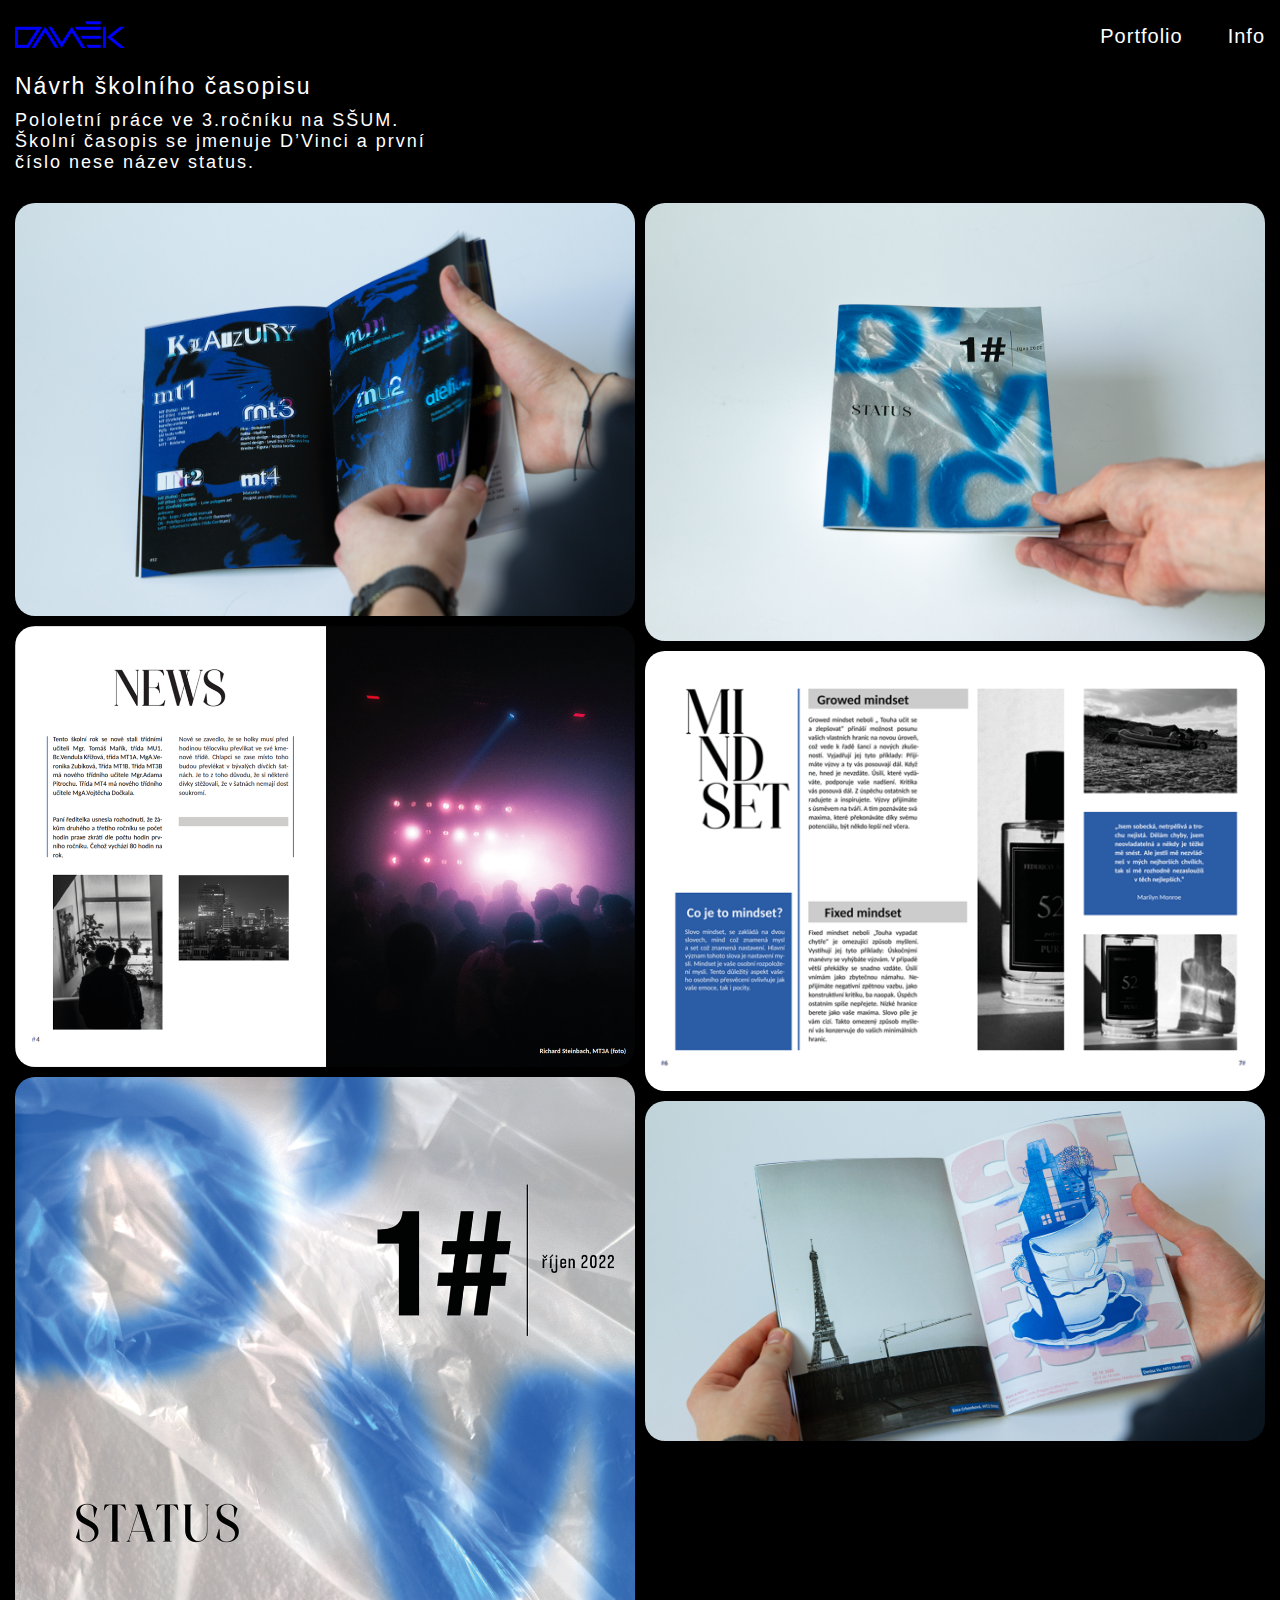
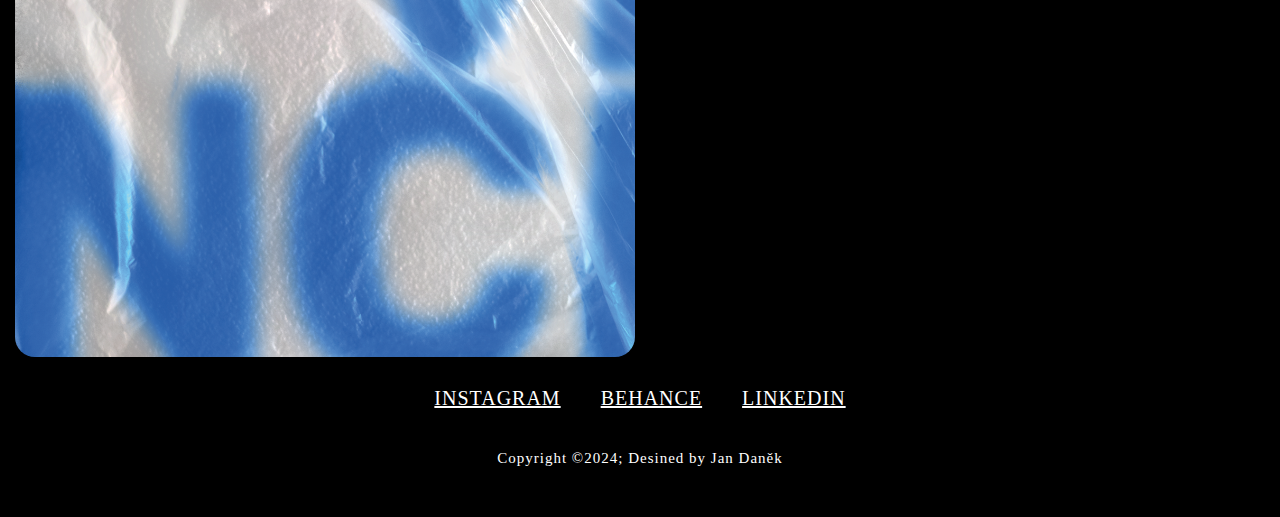
<file: casopis.html>
<!DOCTYPE html>
<html lang="cs">
<head>
	<meta charset="utf-8">
	<meta name="viewport" content="width=device-width, initial-scale=1">
	<title>DANĚK</title>
	<link rel="stylesheet" type="text/css" href="pracestyly.css">
</head>
<body>

	<div id="header">
		<div class="container">
			<nav>
				<a href="index.html"><img src="images/logos.png" class="logo"></a> 
				<ul>
					<li class="ou"><a href="portfolio.html">Portfolio</a></li>
					<li class="ou"><a href="profil.html">Info</a></li>
				</ul>

			</nav>
		</div>	
	</div>

	<!-------------danek-------->
	<main>
		<div class="container">
				<div class="prace-text">
					<h2>Návrh školního časopisu</h2>
					<p>Pololetní práce ve 3.ročníku na SŠUM. Školní časopis se jmenuje D’Vinci a první číslo nese název status.</p>
				</div>

				<div class="grid-container">
					<div class="colum2">
						<div class="obrazky">
							<img 
								id="image"
								loading="lazy"
								role="presentation"
								srcset="
								images/cas01.png?width=100 100w,
								images/cas01.png?width=200 200w,
								images/cas01.png?width=400 400w,
								images/cas01.png?width=800 800w,
								"
								sizes="(max-width: 800px) 100vw, 50vw"
								decoding="async"
								fetchpriority="high"
								src="images/cas01.png">
							
								<img 
								id="image"
								loading="lazy"
								role="presentation"
								srcset="
								images/cas02.png?width=100 100w,
								images/cas02.png?width=200 200w,
								images/cas02.png?width=400 400w,
								images/cas02.png?width=800 800w,
								"
								sizes="(max-width: 800px) 100vw, 50vw"
								decoding="async"
								fetchpriority="high"
								src="images/cas02.png">

							<img 
								id="image"
								loading="lazy"
								role="presentation"
								srcset="
								images/cas07.png?width=100 100w,
								images/cas07.png?width=200 200w,
								images/cas07.png?width=400 400w,
								images/cas07.png?width=800 800w,
								"
								sizes="(max-width: 800px) 100vw, 50vw"
								decoding="async"
								fetchpriority="high"
								src="images/cas07.png">
						</div>
					</div>	
					<div class="colum2">
						<div class="obrazky">
							<img 
								id="image"
								loading="lazy"
								role="presentation"
								srcset="
								images/work 14.png?width=100 100w,
								images/work 14.png?width=200 200w,
								images/work 14.png?width=400 400w,
								images/work 14.png?width=800 800w,
								"
								sizes="(max-width: 800px) 100vw, 50vw"
								decoding="async"
								fetchpriority="high"
								src="images/work 14.png">
							
							<img 
								id="image"
								loading="lazy"
								role="presentation"
								srcset="
								images/cas08.png?width=100 100w,
								images/cas08.png?width=200 200w,
								images/cas08.png?width=400 400w,
								images/cas08.png?width=800 800w,
								"
								sizes="(max-width: 800px) 100vw, 50vw"
								decoding="async"
								fetchpriority="high"
							src="images/cas08.png">
							
							<img 
								id="image"
								loading="lazy"
								role="presentation"
								srcset="
								images/cas12.png?100 100w,
								images/cas12.png?width=200 200w,
								images/cas12.png?width=400 400w,
								images/cas12.png?width=800 800w,
								"
								sizes="(max-width: 800px) 100vw, 50vw"
								decoding="async"
								fetchpriority="high"
							src="images/cas12.png">
							
							<img 
								id="image"
								loading="lazy"
								role="presentation"
								srcset="
								images/cas10.png?width=100 100w,
								images/cas10.png?width=200 200w,
								images/cas10.png?width=400 400w,
								images/cas10.png?width=800 800w,
								"
								sizes="(max-width: 800px) 100vw, 50vw"
								decoding="async"
								fetchpriority="high"
							src="images/cas10.png">
						</div>
					</div>
				</div>	
			</div>
		</div>
	</main>


	<!-------------footer-------->
	<footer>
		<div class="footerContainer">
			<div class="socialmedia">
				<a target="blank" href="https://www.instagram.com/_danek.design/">INSTAGRAM</a>
				<a target="blank" href="https://www.behance.net/jandank">BEHANCE</a>
				<a target="blank" href="https://www.linkedin.com/in/jan-dan%C4%9Bk-a50831313/">LINKEDIN</a>
			</div>
			<div class="footerbottom">
				<p>Copyright &copy;2024; Desined by <span class="desiner-name">Jan Daněk</span></p>
			</div>
		</div>
	</footer>


</body>
</html>
</file>
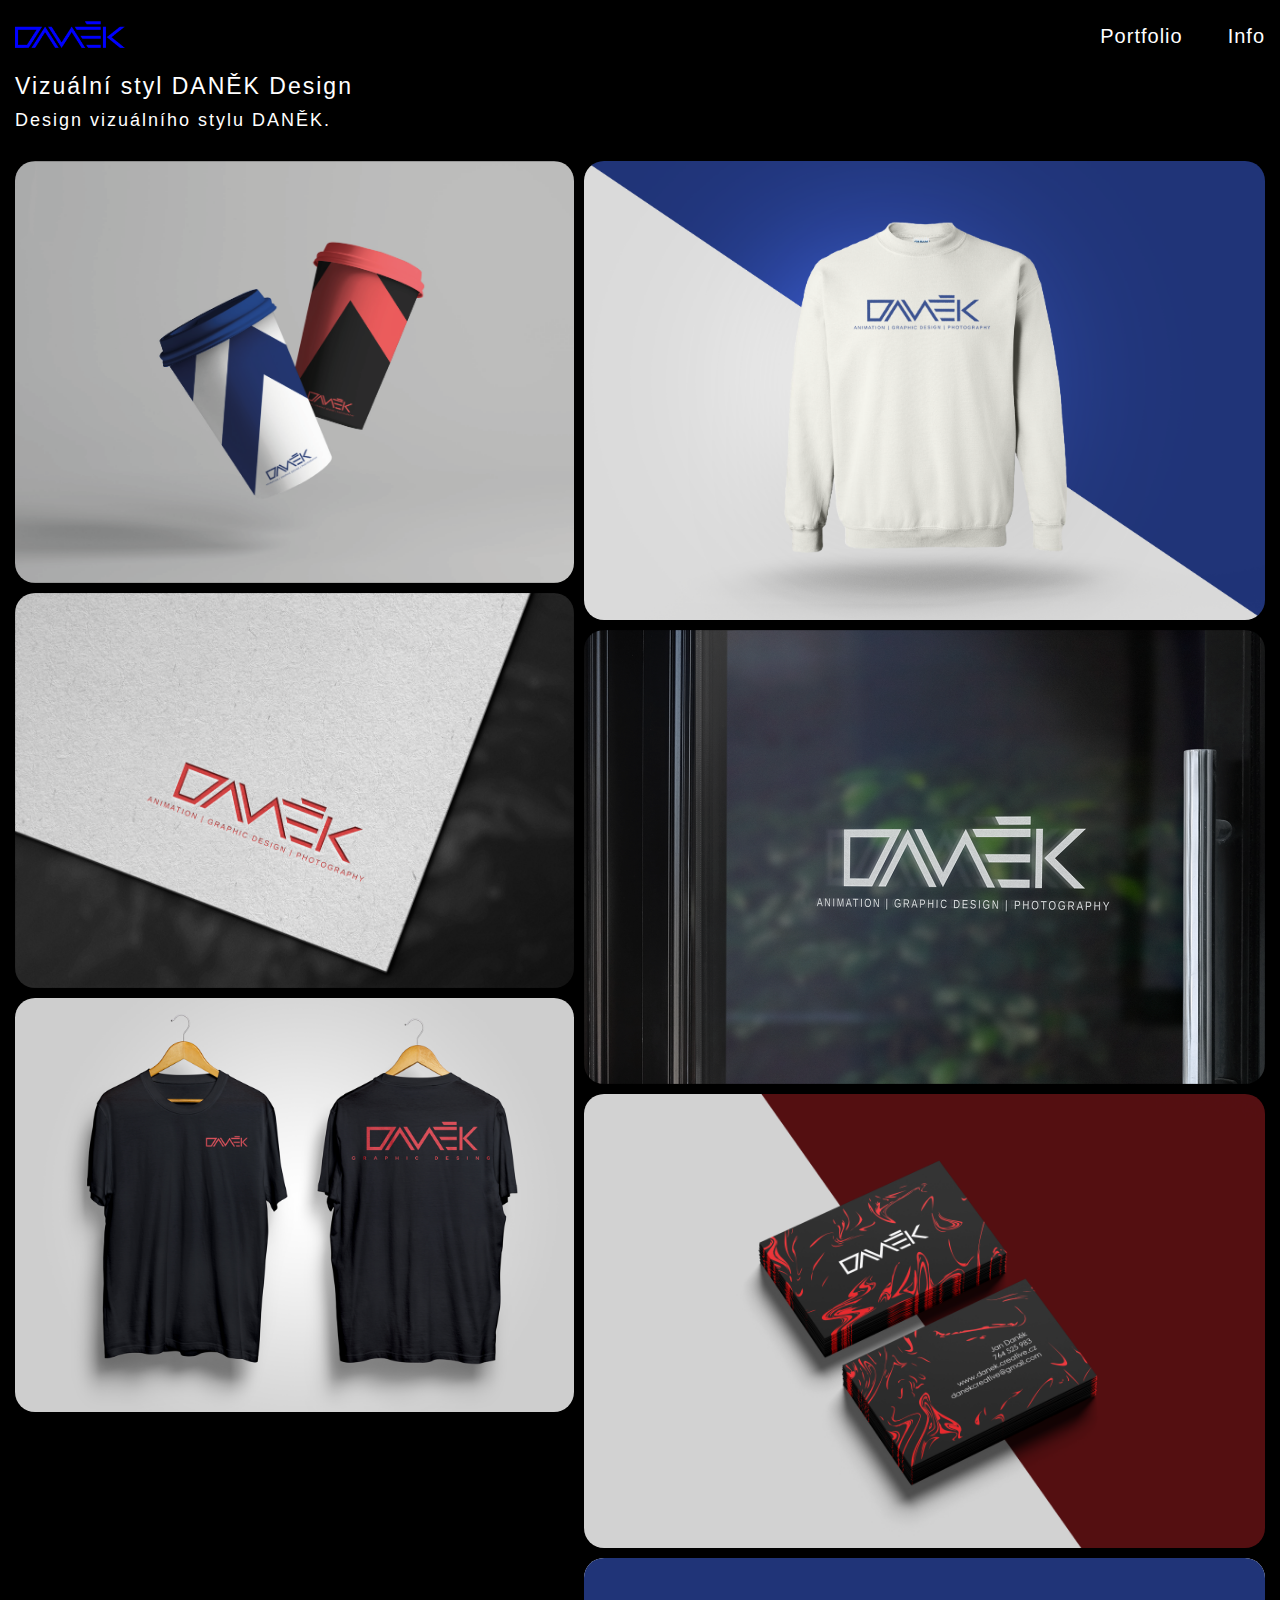
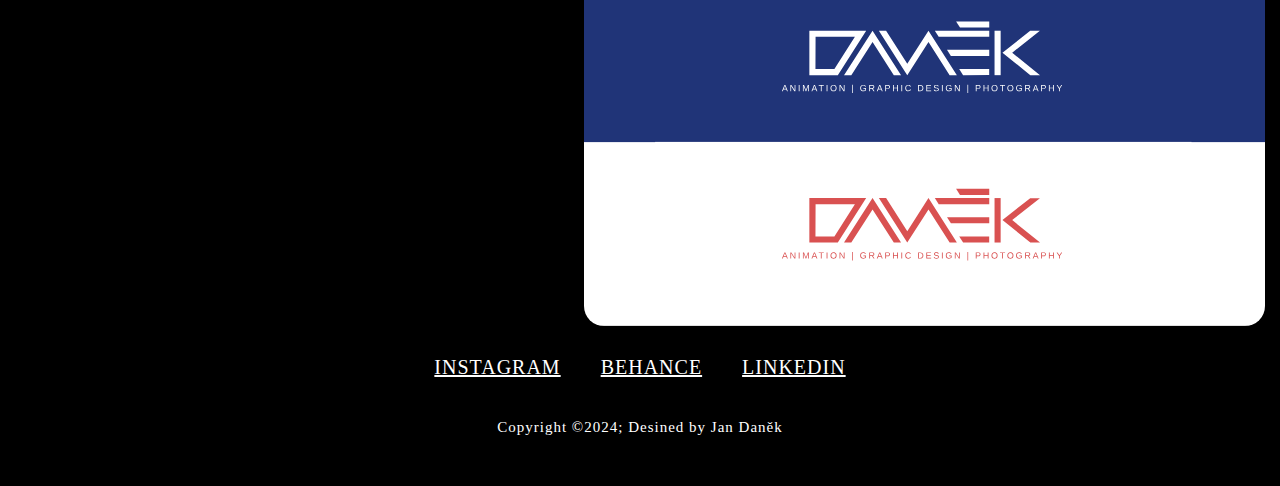
<file: danek.html>
<!DOCTYPE html>
<html lang="cs">
<head>
	<meta charset="utf-8">
	<meta name="viewport" content="width=device-width, initial-scale=1">
	<title>DANĚK</title>
	<link rel="stylesheet" type="text/css" href="pracestyly.css">
</head>
<body>

	<div id="header">
		<div class="container">
			<nav>
				<a href="index.html"><img src="images/logos.png" class="logo"></a> 
				<ul>
					<li class="ou"><a href="portfolio.html">Portfolio</a></li>
					<li class="ou"><a href="profil.html">Info</a></li>
				</ul>

			</nav>
		</div>	
	</div>

	<!-------------danek-------->
	<main>
		<div class="container">
				<div class="prace-text">
					<h2>Vizuální styl DANĚK Design</h2>
					<p>Design vizuálního stylu DANĚK.</p>
				</div>

				<div class="grid-container">
					<div class="colum">
						<div class="obrazky">
							<img 
								id="image"
								loading="lazy"
								role="presentation"
								srcset="
								images/danek05.png?width=100 100w,
								images/danek05.png?width=200 200w,
								images/danek05.png?width=400 400w,
								images/danek05.png?width=800 800w,
								"
								sizes="(max-width: 800px) 100vw, 50vw"
								decoding="async"
								fetchpriority="high"
								src="images/danek05.png">

							<img 
								id="image"
								loading="lazy"
								role="presentation"
								srcset="
								images/danek02.png?width=100 100w,
								images/danek02.png?width=200 200w,
								images/danek02.png?width=400 400w,
								images/danek02.png?width=800 800w,
								"
								sizes="(max-width: 800px) 100vw, 50vw"
								decoding="async"
								fetchpriority="high"
								src="images/danek02.png">

							<img 
								id="image"
								loading="lazy"
								role="presentation"
								srcset="
								images/danek01.png?width=100 100w,
								images/danek01.png?width=200 200w,
								images/danek01.png?width=400 400w,
								images/danek01.png?width=800 800w,
								"
								sizes="(max-width: 800px) 100vw, 50vw"
								decoding="async"
								fetchpriority="high"
								src="images/danek01.png">
						</div>
					</div>	
					<div class="colum">
						<div class="obrazky">
							<img 
								id="image"
								class="jop6"
								loading="lazy"
								role="presentation"
								srcset="
								images/danek07.png?width=100 100w,
								images/danek07.png?width=200 200w,
								images/danek07.png?width=400 400w,
								images/danek07.png?width=800 800w,
								"
								sizes="(max-width: 800px) 100vw, 50vw"
								decoding="async"
								fetchpriority="high"
								src="images/danek07.png">

							<img 
								id="image"
								class="jop6"
								loading="lazy"
								role="presentation"
								srcset="
								images/danek06.png?width=100 100w,
								images/danek06.png?width=200 200w,
								images/danek06.png?width=400 400w,
								images/danek06.png?width=800 800w,
								"
								sizes="(max-width: 800px) 100vw, 50vw"
								decoding="async"
								fetchpriority="high"
								src="images/danek06.png">

							<img 
								id="image"
								class="jop6"
								loading="lazy"
								role="presentation"
								srcset="
								images/danek04.png?width=100 100w,
								images/danek04.png?width=200 200w,
								images/danek04.png?width=400 400w,
								images/danek04.png?width=800 800w,
								"
								sizes="(max-width: 800px) 100vw, 50vw"
								decoding="async"
								fetchpriority="high"
								src="images/danek04.png">
							
							<img 
								id="image"
								class="jop6"
								loading="lazy"
								role="presentation"
								srcset="
								images/danek08.svg?width=100 100w,
								images/danek08.svg?width=200 200w,
								images/danek08.svg?width=400 400w,
								images/danek08.svg?width=800 800w,
								"
								sizes="(max-width: 800px) 100vw, 50vw"
								decoding="async"
								fetchpriority="high"
								src="images/danek08.svg">
						</div>
					</div>
				</div>	
			</div>
		</div>
	</main>


	<!-------------footer-------->
	<footer>
		<div class="footerContainer">
			<div class="socialmedia">
				<a target="blank" href="https://www.instagram.com/_danek.design/">INSTAGRAM</a>
				<a target="blank" href="https://www.behance.net/jandank">BEHANCE</a>
				<a target="blank" href="https://www.linkedin.com/in/jan-dan%C4%9Bk-a50831313/">LINKEDIN</a>
			</div>
			<div class="footerbottom">
				<p>Copyright &copy;2024; Desined by <span class="desiner-name">Jan Daněk</span></p>
			</div>
		</div>
	</footer>

	<script src="script.js"></script>
</body>
</html>
</file>
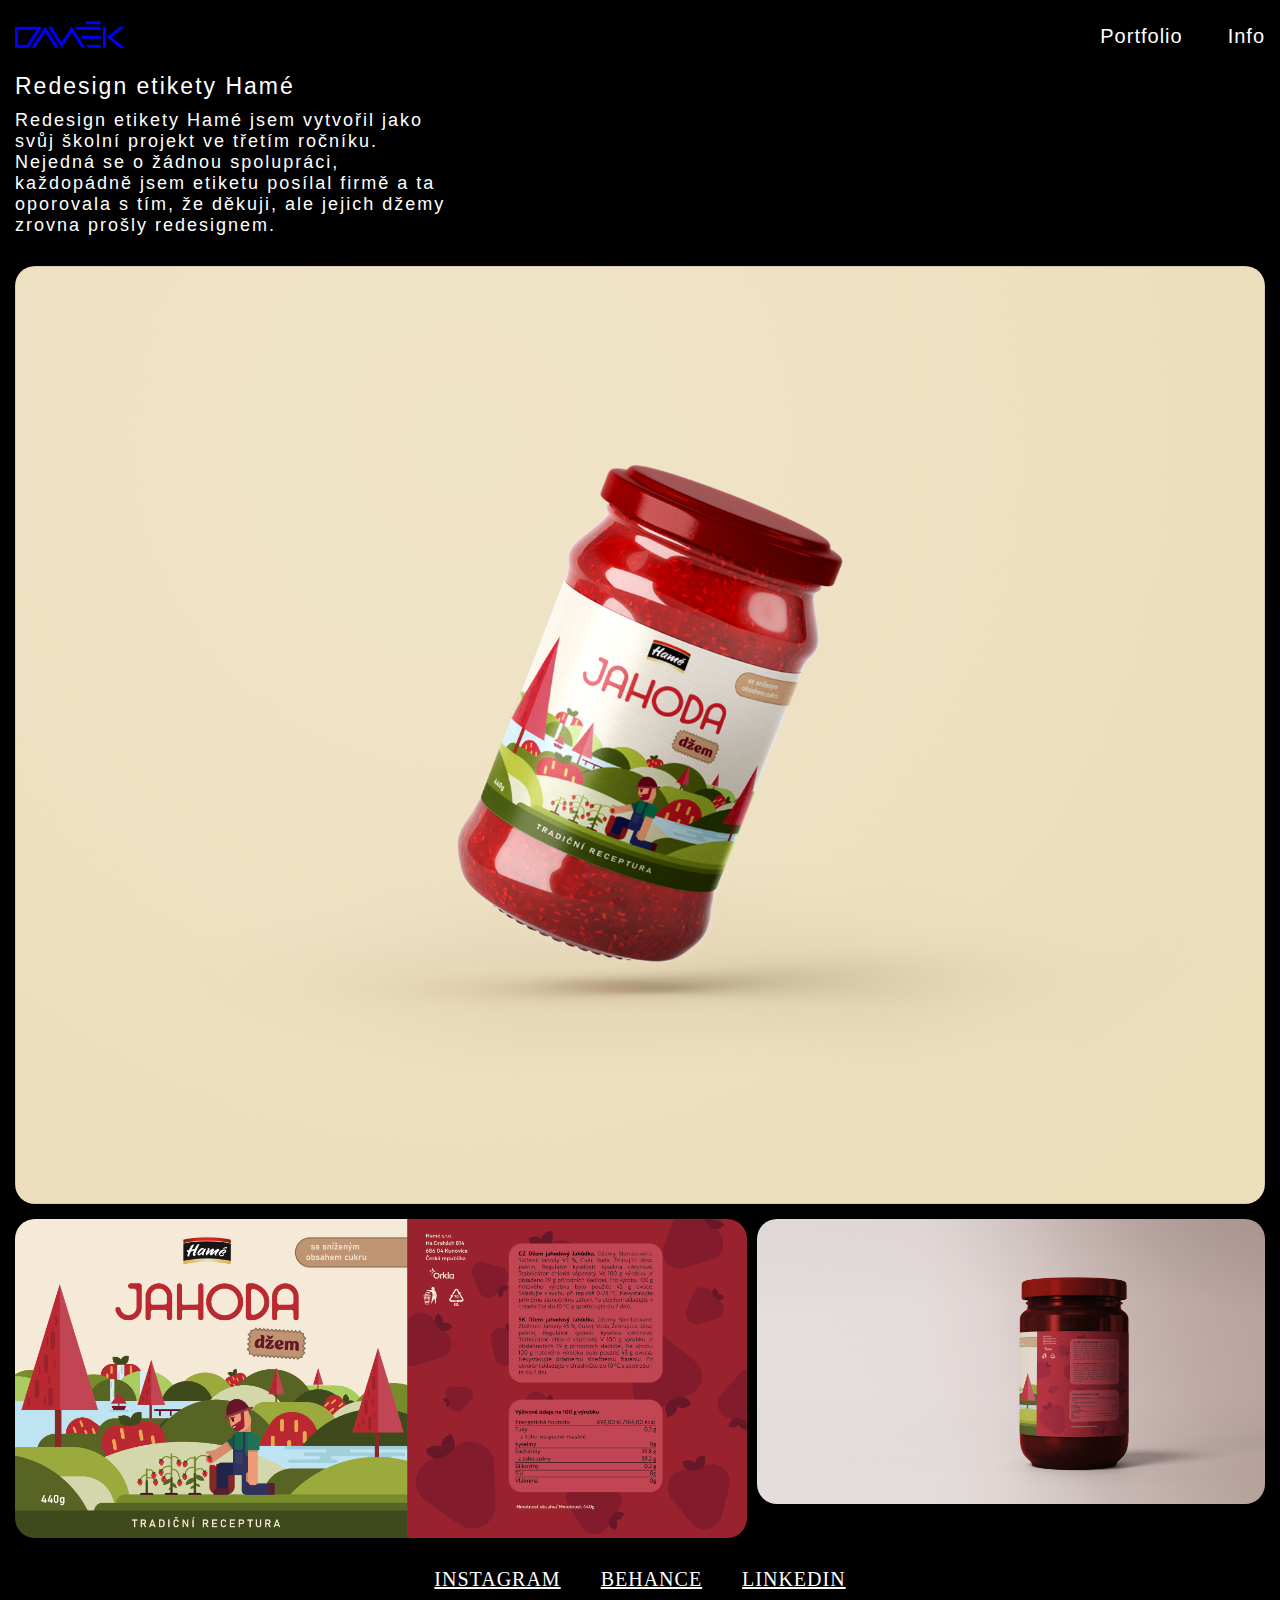
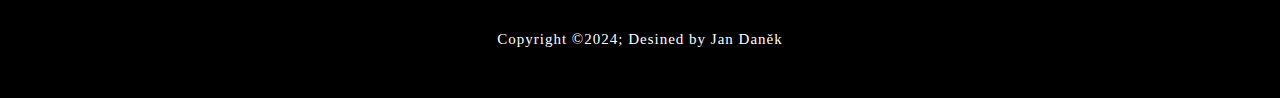
<file: hame.html>
<!DOCTYPE html>
<html lang="cs">
<head>
	<meta charset="utf-8">
	<meta name="viewport" content="width=device-width, initial-scale=1">
	<title>DANĚK</title>
	<link rel="stylesheet" type="text/css" href="pracestyly.css">
</head>
<body>

	<div id="header">
		<div class="container">
			<nav>
				<a href="index.html"><img src="images/logos.png" class="logo"></a> 
				<ul>
					<li class="ou"><a href="portfolio.html">Portfolio</a></li>
					<li class="ou"><a href="profil.html">Info</a></li>
				</ul>

			</nav>
		</div>	
	</div>

	<!-------------Hamé-------->
	<main>
		<div class="container">
			<div class="prace-text">
				<h2>Redesign etikety Hamé</h2>
				<p>Redesign etikety Hamé jsem vytvořil jako svůj školní projekt ve třetím ročníku. Nejedná se o žádnou spolupráci, každopádně jsem etiketu posílal firmě a ta oporovala s tím, že děkuji, ale jejich džemy zrovna prošly redesignem.</p>
			</div>
			<div class="obrazky">
				<img 
					id="image"
					loading="lazy"
					role="presentation"
					srcset="
					images/work 01.png?width=100 100w,
					images/work 01.png?width=200 200w,
					images/work 01.png?width=400 400w,
					images/work 01.png?width=800 800w,
					"
					sizes="(max-width: 800px) 100vw, 50vw"
					decoding="async"
					fetchpriority="high"
					src="images/work 01.png">
			</div>
			<div class="grid-container">
				<div class="obrazky">
					<img 
					id="image"
					loading="lazy"
					role="presentation"
					srcset="
					images/hame01.png?width=100 100w,
					images/hame01.png?width=200 200w,
					images/hame01.png?width=400 400w,
					images/hame01.png?width=800 800w,
					"
					sizes="(max-width: 800px) 100vw, 50vw"
					decoding="async"
					fetchpriority="high"
					src="images/hame01.png">
				</div>	
				<div class="obrazky">
					<img 
					id="image"
					loading="lazy"
					role="presentation"
					srcset="
					images/hame02.png?width=100 100w,
					images/hame02.png?width=200 200w,
					images/hame02.png?width=400 400w,
					images/hame02.png?width=800 800w,
					"
					sizes="(max-width: 800px) 100vw, 50vw"
					decoding="async"
					fetchpriority="high"
					src="images/hame02.png">
				</div>		
			</div>
		</div>
	</main>

	<!-------------footer-------->
	<footer>
		<div class="footerContainer">
			<div class="socialmedia">
				<a target="blank" href="https://www.instagram.com/_danek.design/">INSTAGRAM</a>
				<a target="blank" href="https://www.behance.net/jandank">BEHANCE</a>
				<a target="blank" href="https://www.linkedin.com/in/jan-dan%C4%9Bk-a50831313/">LINKEDIN</a>
			</div>
			<div class="footerbottom">
				<p>Copyright &copy;2024; Desined by <span class="desiner-name">Jan Daněk</span></p>
			</div>
		</div>
	</footer>

	<script src="script.js"></script>
</body>
</html>
</file>
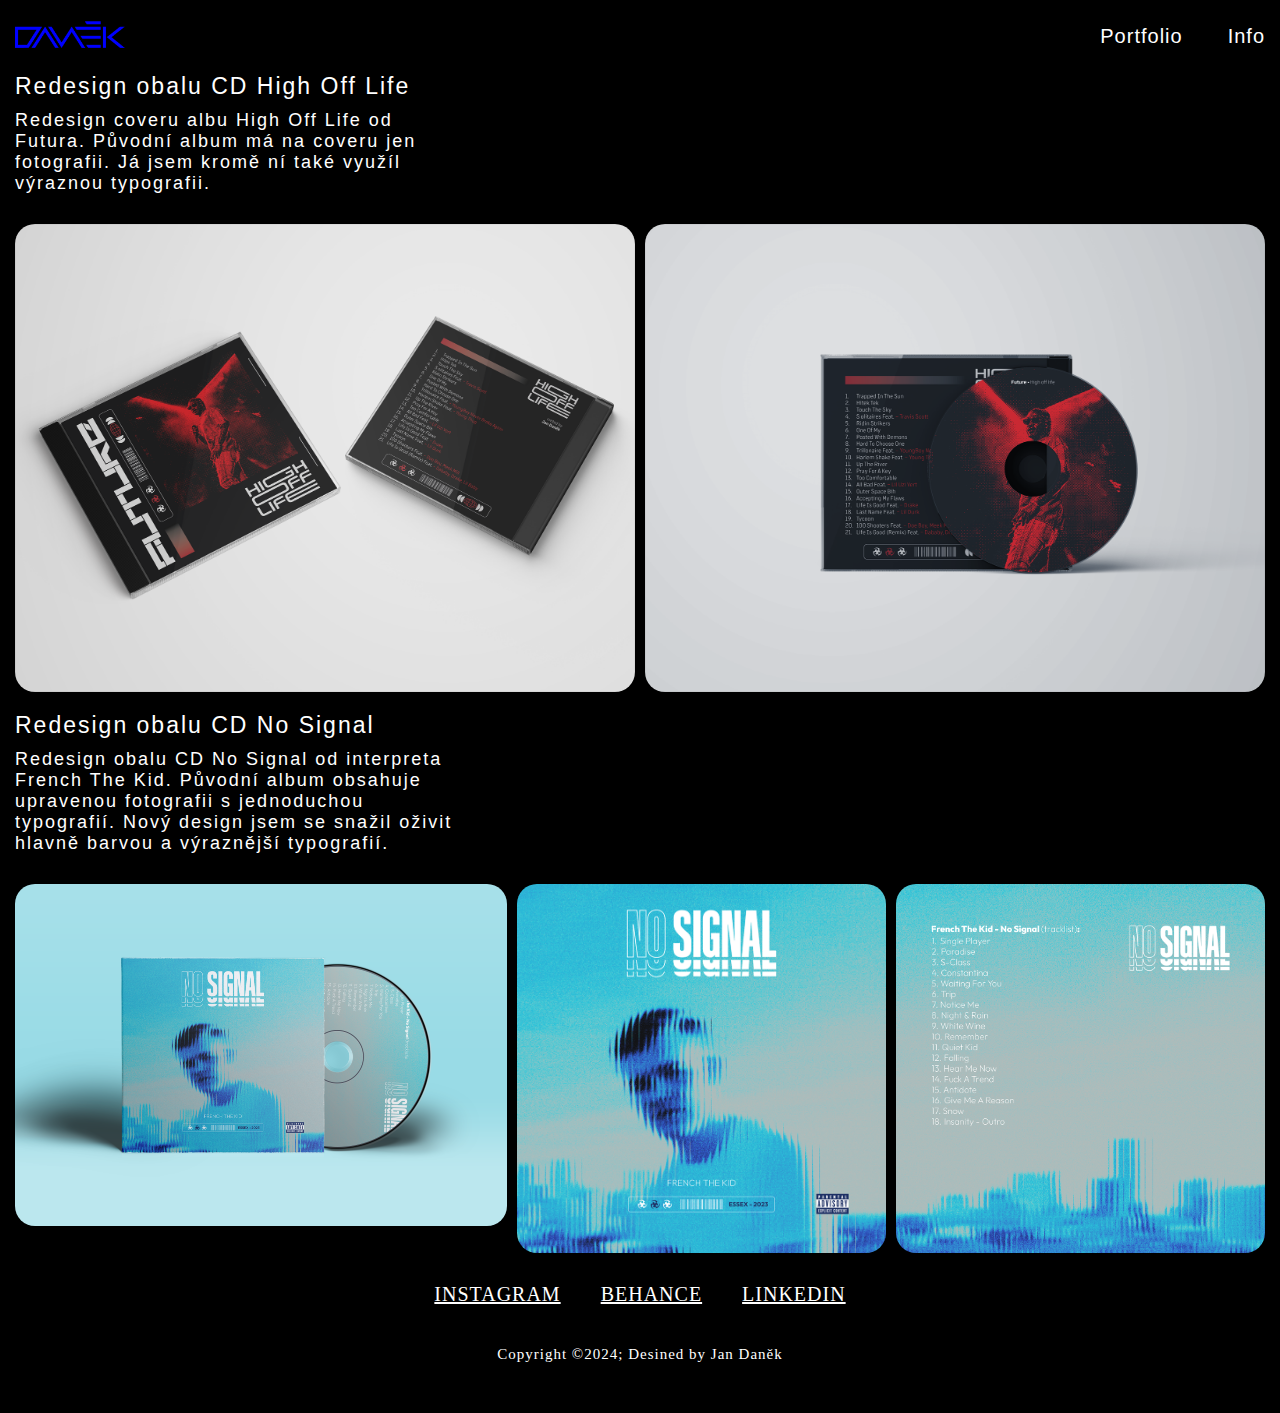
<file: hol.html>
<!DOCTYPE html>
<html lang="cs">
<head>
	<meta charset="utf-8">
	<meta name="viewport" content="width=device-width, initial-scale=1">
	<title>DANĚK</title>
	<link rel="stylesheet" type="text/css" href="pracestyly.css">
</head>
<body>

	<div id="header">
		<div class="container">
			<nav>
				<a href="index.html"><img src="images/logos.png" class="logo"></a> 
				<ul>
					<li class="ou"><a href="portfolio.html">Portfolio</a></li>
					<li class="ou"><a href="profil.html">Info</a></li>
				</ul>

			</nav>
		</div>	
	</div>

	<!-------------HOF-------->
	<main>
		<div class="container">
				<div class="prace-text">
					<h2>Redesign obalu CD High Off Life</h2>
					<p>Redesign coveru albu High Off Life od Futura. Původní album má na coveru jen fotografii. Já jsem kromě ní také využíl výraznou typografii.</p>
				</div>

				<div class="grid-container">
					<div class="colum">
						<div class="obrazky">
							<img 
							id="image"
							loading="lazy"
							role="presentation"
							srcset="
							images/work 02.png?width=100 100w,
							images/work 02.png?width=200 200w,
							images/work 02.png?width=400 400w,
							images/work 02.png?width=800 800w,
							"
							sizes="(max-width: 800px) 100vw, 50vw"
							decoding="async"
							fetchpriority="high"
							src="images/work 02.png">
						</div>
					</div>	
					<div class="colum">
						<div class="obrazky">
							<img 
								id="image"
								loading="lazy"
								role="presentation"
								srcset="
								images/work 15.png?width=100 100w,
								images/work 15.png?width=200 200w,
								images/work 15.png?width=400 400w,
								images/work 15.png?width=800 800w,
								"
								sizes="(max-width: 800px) 100vw, 50vw"
								decoding="async"
								fetchpriority="high"
								src="images/work 15.png">
						</div>
					</div>
				</div>	
			</div>
		</div>
		<div class="container">
				<div class="prace-text">
					<h2>Redesign obalu CD No Signal</h2>
					<p>Redesign obalu CD No Signal od interpreta French The Kid. Původní album obsahuje upravenou fotografii s jednoduchou typografií. Nový design jsem se snažil oživit hlavně barvou a výraznější typografií.</p>
				</div>

				<div class="grid-container">
					<div class="colum3">
						<div class="obrazky">
							<img 
								id="image"
								loading="lazy"
								role="presentation"
								srcset="
								images/work 16.png?width=100 100w,
								images/work 16.png?width=200 200w,
								images/work 16.png?width=400 400w,
								images/work 16.png?width=800 800w,
								"
								sizes="(max-width: 800px) 100vw, 50vw"
								decoding="async"
								fetchpriority="high"
								src="images/work 16.png">
						</div>
					</div>	
					<div class="colum4">
						<div class="obrazky">
							<img 
								id="image"
								loading="lazy"
								role="presentation"
								srcset="
								images/NS02.png?width=100 100w,
								images/NS02.png?width=200 200w,
								images/NS02.png?width=400 400w,
								images/NS02.png?width=800 800w,
								"
								sizes="(max-width: 800px) 100vw, 50vw"
								decoding="async"
								fetchpriority="high"
								src="images/NS02.png">
						</div>
					</div>
					<div class="colum5">
						<div class="obrazky">
							<img 
								id="image"
								loading="lazy"
								role="presentation"
								srcset="
								images/NS01.png?width=100 100w,
								images/NS01.png?width=200 200w,
								images/NS01.png?width=400 400w,
								images/NS01.png?width=800 800w,
								"
								sizes="(max-width: 800px) 100vw, 50vw"
								decoding="async"
								fetchpriority="high"
								src="images/NS01.png">
						</div>
					</div>
				</div>	
			</div>
		</div>
	</main>


	<!-------------footer-------->
	<footer>
		<div class="footerContainer">
			<div class="socialmedia">
				<a target="blank" href="https://www.instagram.com/_danek.design/">INSTAGRAM</a>
				<a target="blank" href="https://www.behance.net/jandank">BEHANCE</a>
				<a target="blank" href="https://www.linkedin.com/in/jan-dan%C4%9Bk-a50831313/">LINKEDIN</a>
			</div>
			<div class="footerbottom">
				<p>Copyright &copy;2024; Desined by <span class="desiner-name">Jan Daněk</span></p>
			</div>
		</div>
	</footer>

	<script src="script.js"></script>
</body>
</html>
</file>
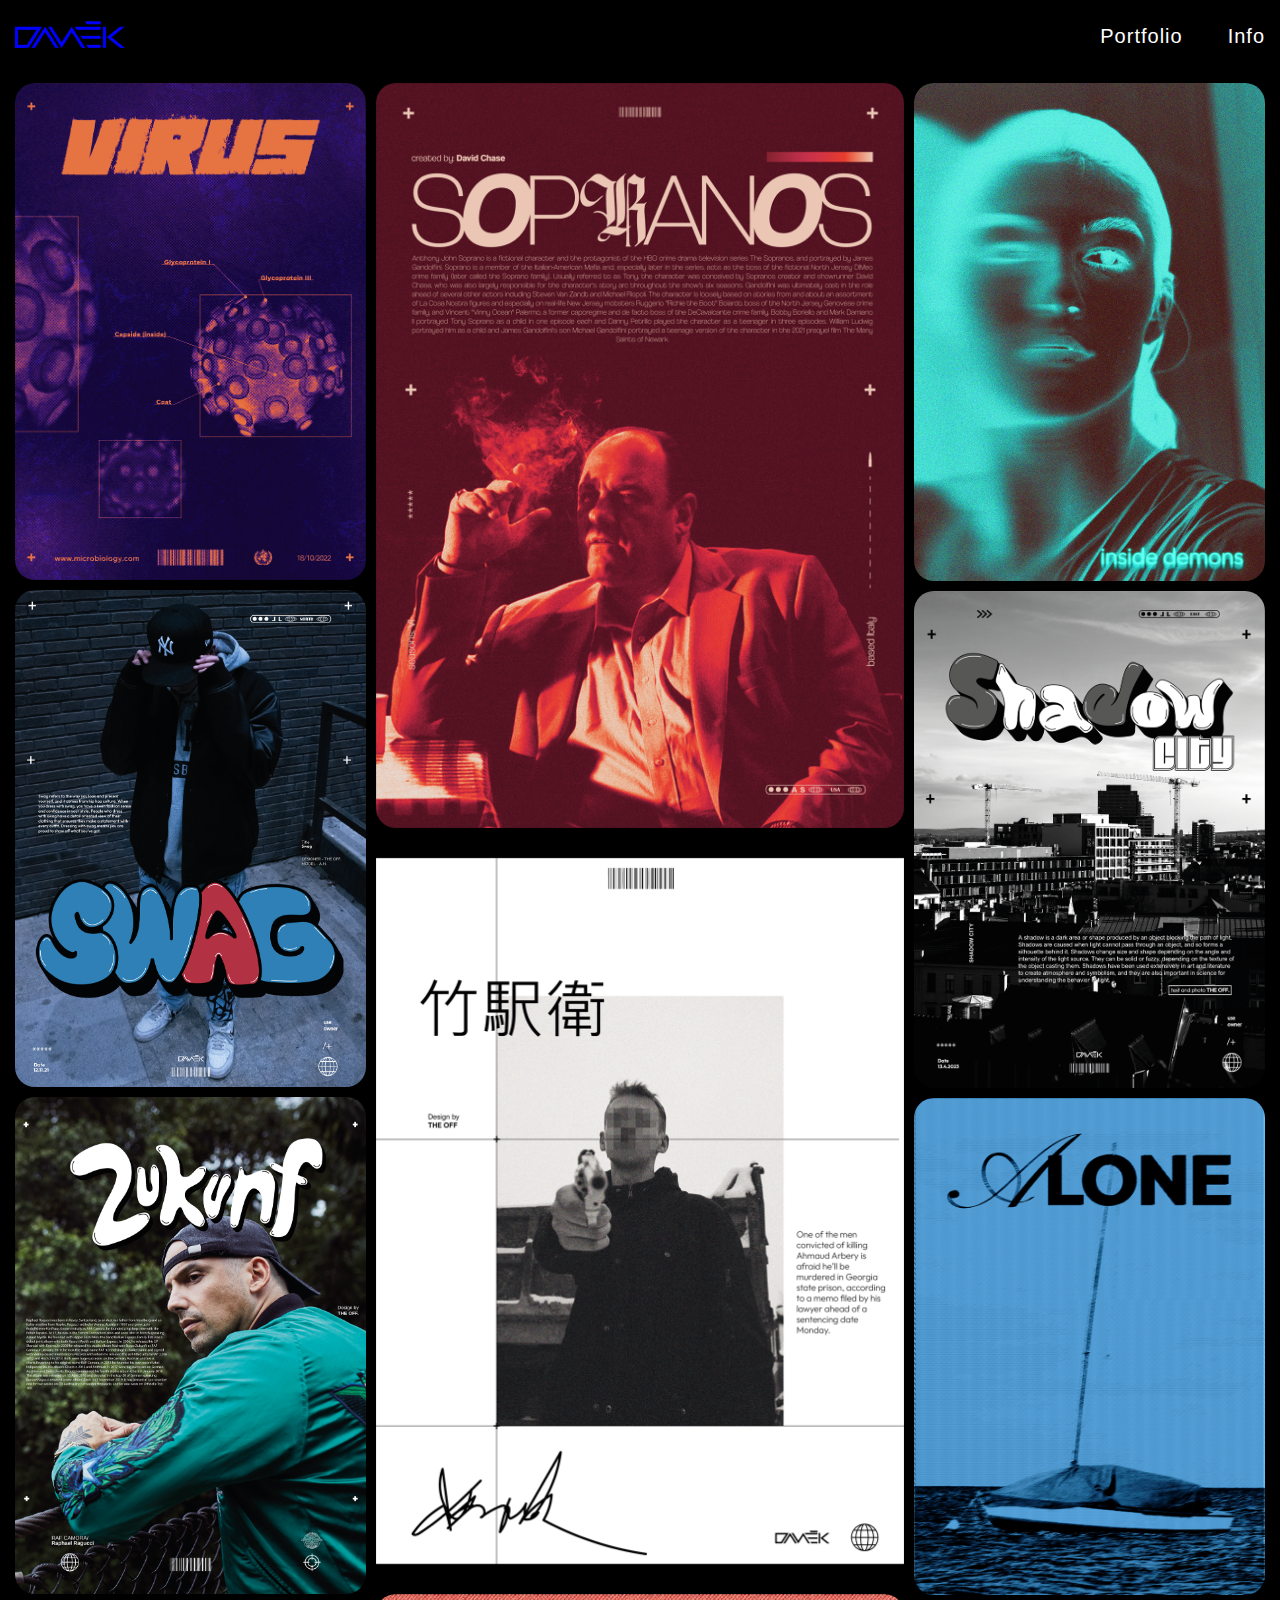
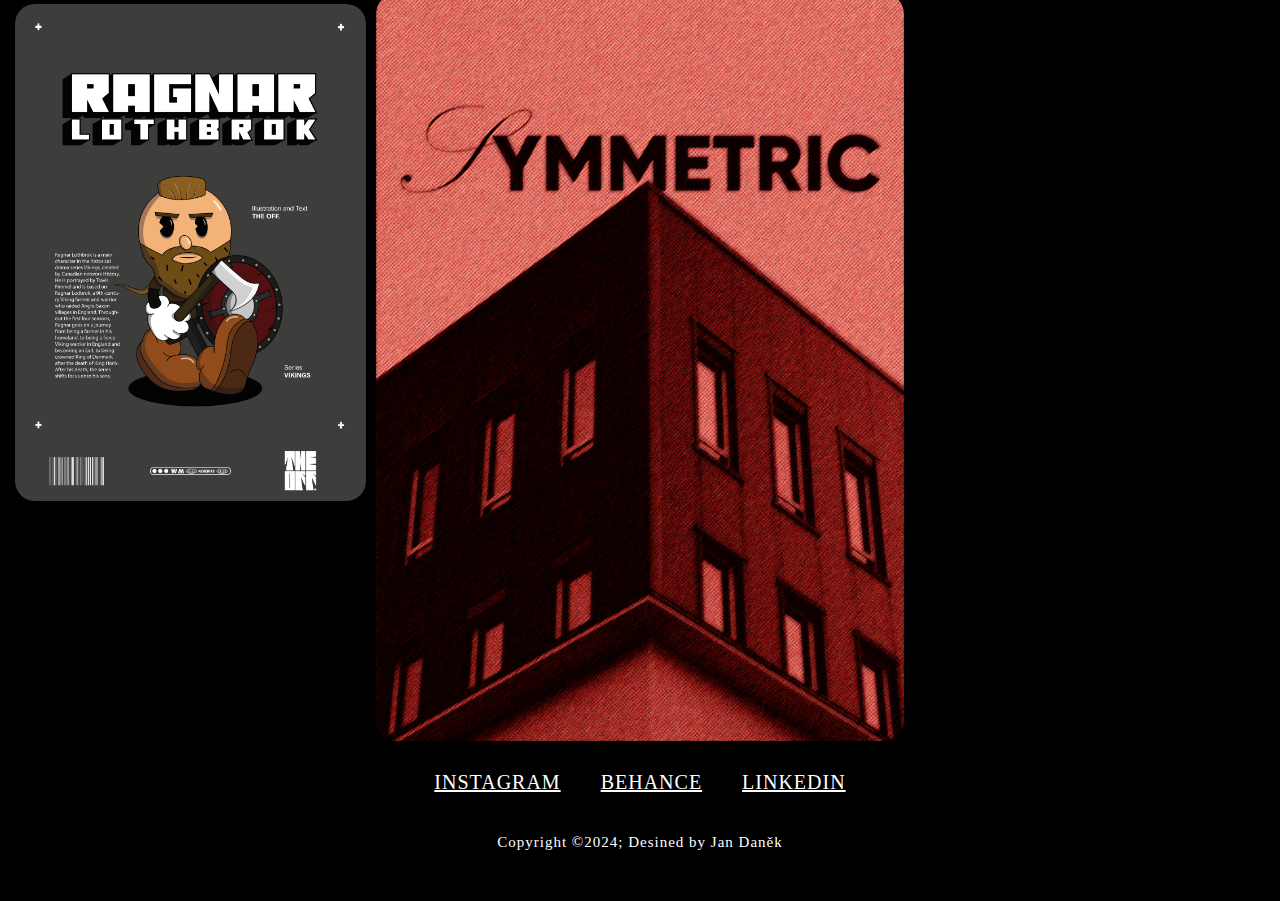
<file: plakaty.html>
<!DOCTYPE html>
<html lang="cs">
<head>
	<meta charset="utf-8">
	<meta name="viewport" content="width=device-width, initial-scale=1">
	<title>DANĚK</title>
	<link rel="stylesheet" type="text/css" href="pracestyly.css">
</head>
<body>

	<div id="header">
		<div class="container">
			<nav>
				<a href="index.html"><img src="images/logos.png" class="logo"></a> 
				<ul>
					<li class="ou"><a href="portfolio.html">Portfolio</a></li>
					<li class="ou"><a href="profil.html">Info</a></li>
				</ul>

			</nav>
		</div>	
	</div>

	<!-------------Plakáty-------->
	<main>
		<div class="container">
			<div class="gridcontainer">
				<div class="grid-container">
					<div class="colum12">
						<div class="obrazky">
							<img 
								id="image"
								loading="lazy"
								role="presentation"
								srcset="
								images/plakat07.png?width=100 100w,
								images/plakat07.png?width=200 200w,
								images/plakat07.png?width=400 400w,
								images/plakat07.png?width=800 800w,
								"
								sizes="(max-width: 800px) 100vw, 50vw"
								decoding="async"
								fetchpriority="high"
								src="images/plakat07.png">
								
								<img 
								id="image"
								loading="lazy"
								role="presentation"
								srcset="
								images/plakat06.png?width=100 100w,
								images/plakat06.png?width=200 200w,
								images/plakat06.png?width=400 400w,
								images/plakat06.png?width=800 800w,
								"
								sizes="(max-width: 800px) 100vw, 50vw"
								decoding="async"
								fetchpriority="high"
								src="images/plakat06.png">

								<img 
								id="image"
								loading="lazy"
								role="presentation"
								srcset="
								images/plakat10.png?width=100 100w,
								images/plakat10.png?width=200 200w,
								images/plakat10.png?width=400 400w,
								images/plakat10.png?width=800 800w,
								"
								sizes="(max-width: 800px) 100vw, 50vw"
								decoding="async"
								fetchpriority="high"
								src="images/plakat10.png">

								<img 
								id="image"
								loading="lazy"
								role="presentation"
								srcset="
								images/plakat05.png?width=100 100w,
								images/plakat05.png?width=200 200w,
								images/plakat05.png?width=400 400w,
								images/plakat05.png?width=800 800w,
								"
								sizes="(max-width: 800px) 100vw, 50vw"
								decoding="async"
								fetchpriority="high"
								src="images/plakat05.png">
						</div>
					</div>	
					<div class="colum13">
						<div class="obrazky">
							<img 
								id="image"
								loading="lazy"
								role="presentation"
								srcset="
								images/plakat11.png?width=100 100w,
								images/plakat11.png?width=200 200w,
								images/plakat11.png?width=400 400w,
								images/plakat11.png?width=800 800w,
								"
								sizes="(max-width: 800px) 100vw, 50vw"
								decoding="async"
								fetchpriority="high"
								src="images/plakat11.png">

								<img 
								id="image"
								loading="lazy"
								role="presentation"
								srcset="
								images/plakat04.png?width=100 100w,
								images/plakat04.png?width=200 200w,
								images/plakat04.png?width=400 400w,
								images/plakat04.png?width=800 800w,
								"
								sizes="(max-width: 800px) 100vw, 50vw"
								decoding="async"
								fetchpriority="high"
								src="images/plakat04.png">

								<img 
								id="image"
								loading="lazy"
								role="presentation"
								srcset="
								images/plakat08.png?width=100 100w,
								images/plakat08.png?width=200 200w,
								images/plakat08.png?width=400 400w,
								images/plakat08.png?width=800 800w,
								"
								sizes="(max-width: 800px) 100vw, 50vw"
								decoding="async"
								fetchpriority="high"
								src="images/plakat08.png">
						</div>
					</div>
					<div class="colum12">
						<div class="obrazky">
							<img 
								id="image"
								loading="lazy"
								role="presentation"
								srcset="
								images/plakat09.png?width=100 100w,
								images/plakat09.png?width=200 200w,
								images/plakat09.png?width=400 400w,
								images/plakat09.png?width=800 800w,
								"
								sizes="(max-width: 800px) 100vw, 50vw"
								decoding="async"
								fetchpriority="high"
							src="images/plakat09.png">

							<img 
								id="image"
								loading="lazy"
								role="presentation"
								srcset="
								images/plakat02.png?width=100 100w,
								images/plakat02.png?width=200 200w,
								images/plakat02.png?width=400 400w,
								images/plakat02.png?width=800 800w,
								"
								sizes="(max-width: 800px) 100vw, 50vw"
								decoding="async"
								fetchpriority="high"
							src="images/plakat02.png">

							<img 
								id="image"
								loading="lazy"
								role="presentation"
								srcset="
								images/plakat01.png?width=100 100w,
								images/plakat01.png?width=200 200w,
								images/plakat01.png?width=400 400w,
								images/plakat01.png?width=800 800w,
								"
								sizes="(max-width: 800px) 100vw, 50vw"
								decoding="async"
								fetchpriority="high"
							src="images/plakat01.png">

							<img 
								id="image"
								loading="lazy"
								role="presentation"
								srcset="
								images/plakat03.png?width=100 100w,
								images/plakat03.png?width=200 200w,
								images/plakat03.png?width=400 400w,
								images/plakat03.png?width=800 800w,
								"
								sizes="(max-width: 800px) 100vw, 50vw"
								decoding="async"
								fetchpriority="high"
							src="images/plakat03.png">
						</div>
					</div>
				</div>	
			</div>
		</div>
	</main>

	<!-------------footer-------->
	<footer>
		<div class="footerContainer">
			<div class="socialmedia">
				<a target="blank" href="https://www.instagram.com/_danek.design/">INSTAGRAM</a>
				<a target="blank" href="https://www.behance.net/jandank">BEHANCE</a>
				<a target="blank" href="https://www.linkedin.com/in/jan-dan%C4%9Bk-a50831313/">LINKEDIN</a>
			</div>
			<div class="footerbottom">
				<p>Copyright &copy;2024; Desined by <span class="desiner-name">Jan Daněk</span></p>
			</div>
		</div>
	</footer>

	<script src="script.js"></script>

</body>
</html>
</file>
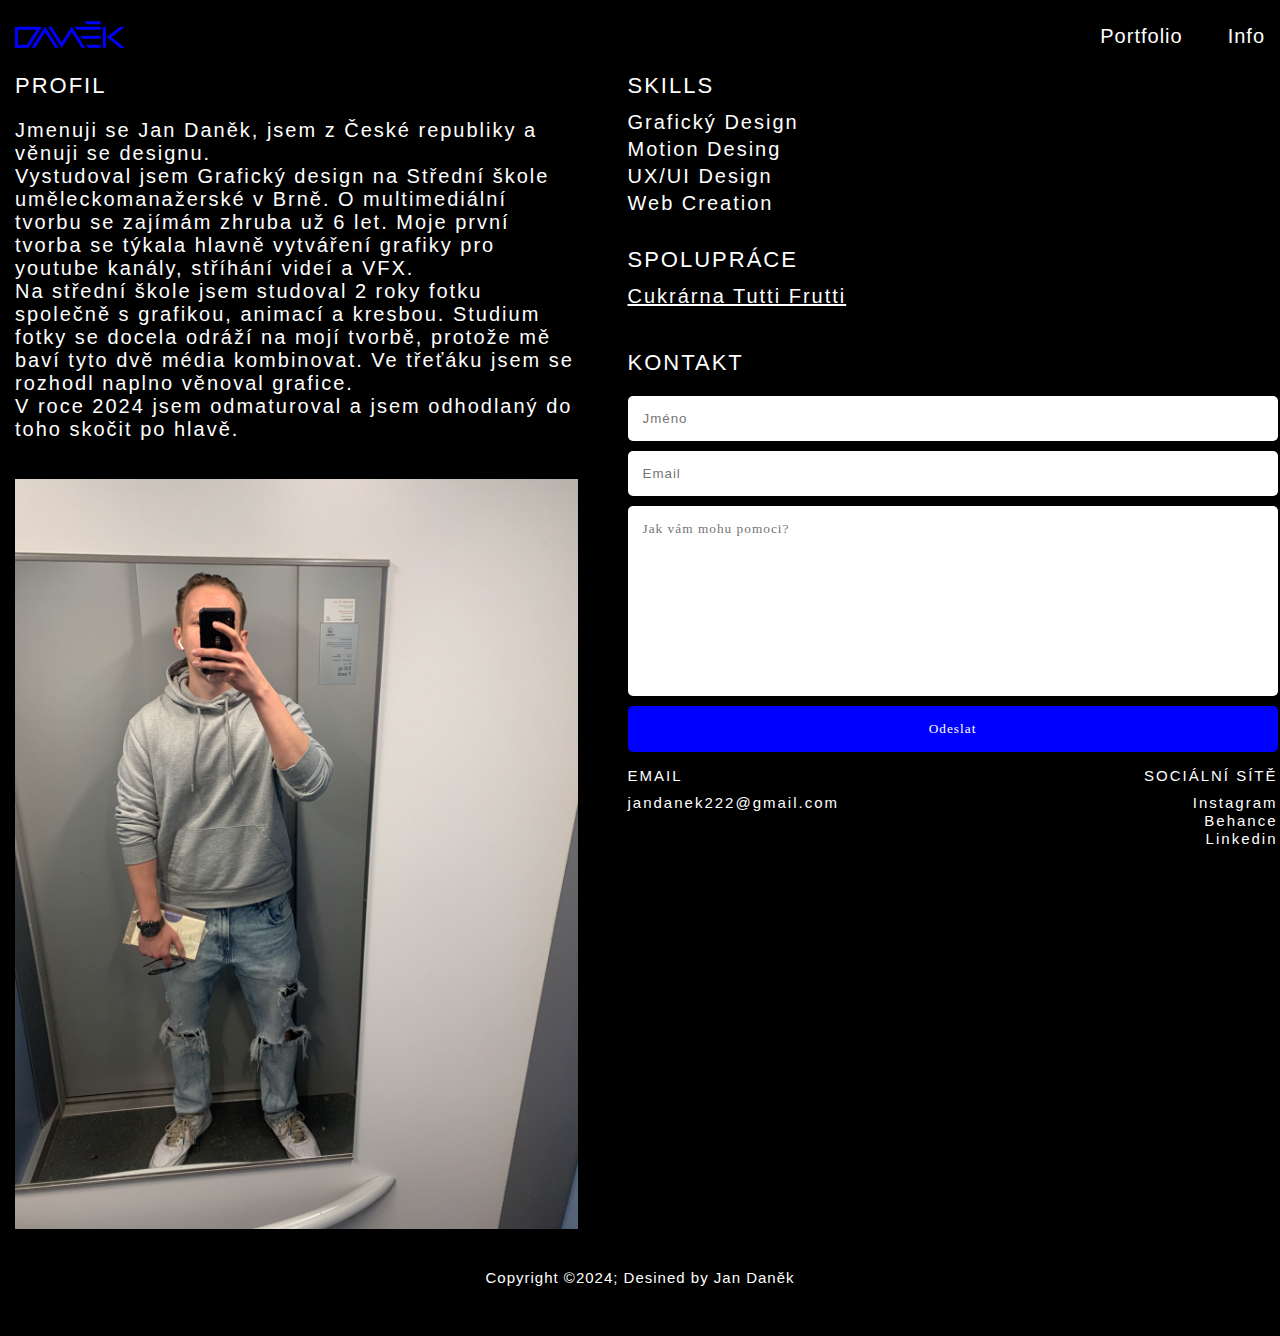
<file: profil.html>
<!DOCTYPE html>
<html lang="cs">
<head>
	<meta charset="utf-8">
	<meta name="viewport" content="width=device-width, initial-scale=1">
	<title>DANĚK</title>
	<link rel="stylesheet" type="text/css" href="styly.css">
</head>
<body>

	<div id="header">
		<div class="container">
			<nav>
				<a href="index.html"><img src="images/logos.png" class="logo"></a>
				<ul>
					<li class="ou"><a href="portfolio.html">Portfolio</a></li>
					<li class="ou"><a href="profil.html">Info</a></li>
				</ul>
			</nav>
		</div>	
	</div>
	<!-------------profil-------->
	<section id="about">	
			<div class="colum2">
					<h2>PROFIL</h2>
						<p class="popis">Jmenuji se Jan Daněk, jsem z České republiky a věnuji se designu.<br>Vystudoval jsem Grafický design na Střední škole uměleckomanažerské v Brně. O multimediální tvorbu se zajímám zhruba už 6 let. Moje první tvorba se týkala hlavně vytváření grafiky pro youtube kanály, stříhání videí a VFX.<br>Na střední škole jsem studoval 2 roky fotku společně s grafikou, animací a kresbou. Studium fotky se docela odráží na mojí tvorbě, protože mě baví tyto dvě média kombinovat. Ve třeťáku jsem se rozhodl naplno věnoval grafice.<br>V roce 2024 jsem odmaturoval a jsem odhodlaný do toho skočit po hlavě.</p>
						<br>
					<img 
					id="image"
					loading="lazy"
					role="presentation"
					srcset="
					images/thomuver.png?width=100 100w,
					images/thomuver.png?width=200 200w,
					images/thomuver.png?width=400 400w,
					images/thomuver.png?width=800 800w,
					"
					sizes="(max-width: 800px) 100vw, 50vw"
					decoding="async"
					fetchpriority="high"
					src="images/thomuver.png">
					
			</div>				
			<div class="colum2">
				<div class="container2">
					<div class="about-tabulka">
						<div class="zkus">
							<h2>SKILLS</h2>
								<ul class="list">
									<li>Grafický Design</li>
									<li>Motion Desing </li>
									<li>UX/UI Design</li>
									<li>Web Creation</li>
								</ul>
						</div>
						<div class="zkus">
							<h2>SPOLUPRÁCE</h2>
								<ul class="list">
									<li><a href="tuttifrutti.html">Cukrárna Tutti Frutti</a></li>
								</ul>
						</div>
						<div class="tabulka">
							<h2>KONTAKT</h2>
									<form action="https://formsubmit.co/jandanek222@gmail.com" method="POST">
											<input type="hidden" name="access_key" value="ff993c20-ff86-41b4-9fdb-79d37e774d86">
											<input type="text" name="" placeholder="Jméno">
											<input type="email" name="" placeholder="Email">
											<textarea name="" cols="20" class="input" rows="10" placeholder="Jak vám mohu pomoci?"></textarea>
										<button type="submit" class="button"> Odeslat</button>
									</form>
								<div class="kontakty">
									<div class="odkaz">
										<h3>EMAIL</h3>
										<p>jandanek222@gmail.com</p>
									</div>
									<div class="soc">
										<h3>SOCIÁLNÍ SÍTĚ</h3>
											<ul>
												<li><a target="blank" href="https://www.instagram.com/_danek.design/">Instagram</a></li>
												<li><a target="blank" href="https://www.behance.net/jandank">Behance</a></li>
												<li><a target="blank" href="https://www.linkedin.com/in/jan-dan%C4%9Bk-a50831313/">Linkedin</a></li>
											</ul>	
									</div>
								</div>	
						</div>
					</div>
				</div>	
			</div>
	</section>


	<!-------------footer-------->
	<footer>
		<div class="footerContainer">
			<div class="footerbottom">
				<p>Copyright &copy;2024; Desined by <span class="desiner-name">Jan Daněk</span></p>
			</div>
		</div>
	</footer>

	<script src="script.js"></script>

</body>
</html>
</file>
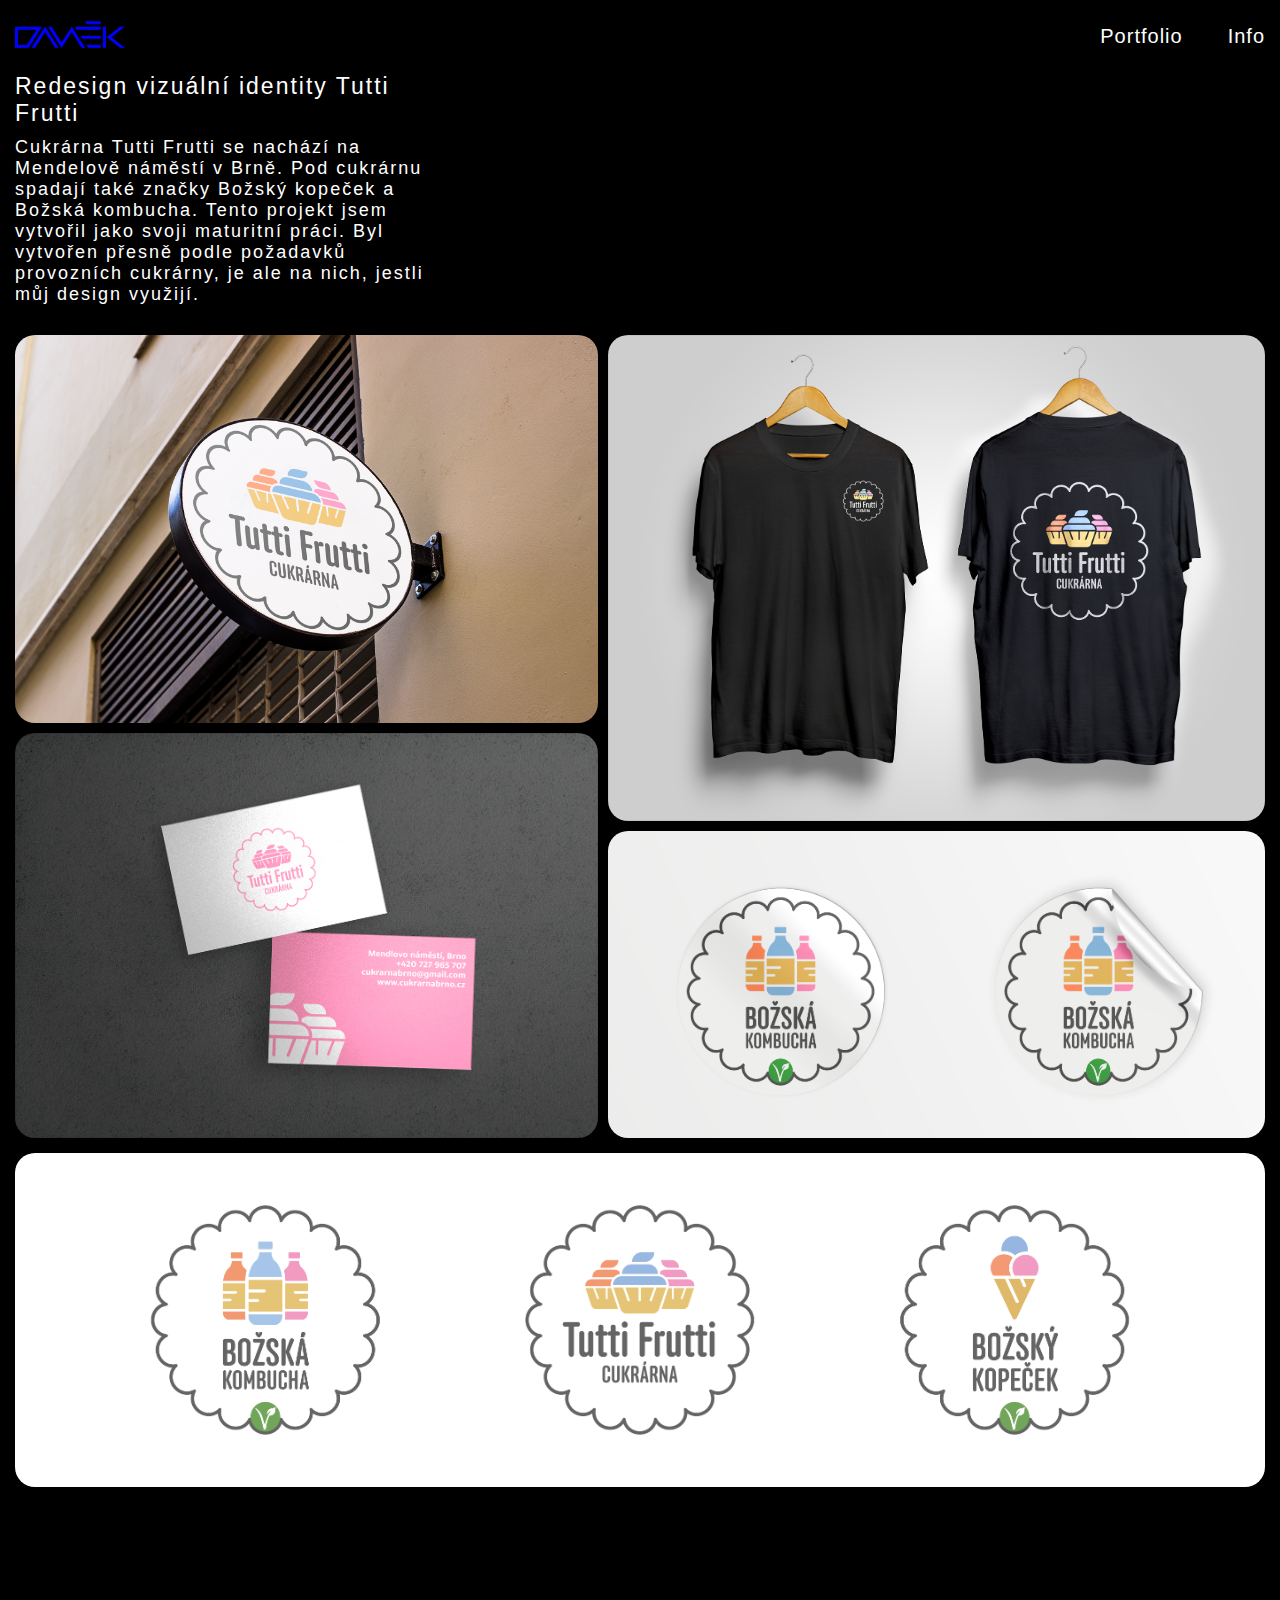
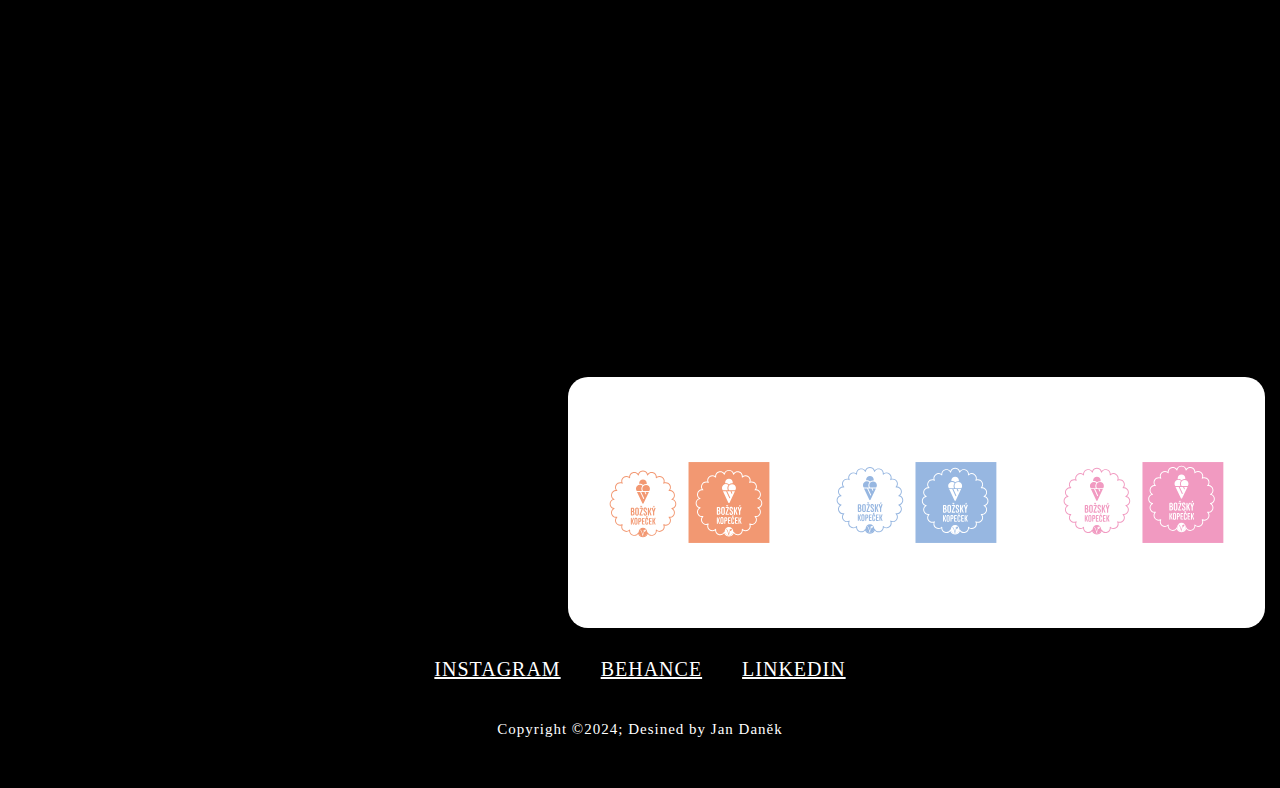
<file: tuttifrutti.html>
<!DOCTYPE html>
<html lang="cs">
<head>
	<meta charset="utf-8">
	<meta name="viewport" content="width=device-width, initial-scale=1">
	<title>DANĚK</title>
	<link rel="stylesheet" type="text/css" href="pracestyly.css">
</head>
<body>

	<div id="header">
		<div class="container">
			<nav>
				<a href="index.html"><img src="images/logos.png" class="logo"></a> 
				<ul>
					<li class="ou"><a href="portfolio.html">Portfolio</a></li>
					<li class="ou"><a href="profil.html">Info</a></li>
				</ul>

			</nav>
		</div>	
	</div>

	<!-------------Tutti-------->
	<main>
		<div class="container">
			<div class="gridcontainer">
				<div class="prace-text">
					<h2>Redesign vizuální identity Tutti Frutti</h2>
					<p>Cukrárna Tutti Frutti se nachází na Mendelově náměstí v Brně. Pod cukrárnu spadají také značky Božský kopeček a Božská kombucha. Tento projekt jsem vytvořil jako svoji maturitní práci. Byl vytvořen přesně podle požadavků provozních cukrárny, je ale na nich, jestli můj design využijí.</p>
				</div>

				<div class="grid-container">
					<div class="colum8">
						<div class="obrazky">
							<img 
								id="image"
								loading="lazy"
								role="presentation"
								srcset="
								images/tutti01.png?width=100 100w,
								images/tutti01.png?width=200 200w,
								images/tutti01.png?width=400 400w,
								images/tutti01.png?width=800 800w,
								"
								sizes="(max-width: 800px) 100vw, 50vw"
								decoding="async"
								fetchpriority="high"
								src="images/tutti01.png">

							<img 
								id="image"
								loading="lazy"
								role="presentation"
								srcset="
								images/tutti03.png?width=100 100w,
								images/tutti03.png?width=200 200w,
								images/tutti03.png?width=400 400w,
								images/tutti03.png?width=800 800w,
								"
								sizes="(max-width: 800px) 100vw, 50vw"
								decoding="async"
								fetchpriority="high"
								src="images/tutti03.png">
						</div>
					</div>	
					<div class="colum9">
						<div class="obrazky">
							<img 
								id="image"
								loading="lazy"
								role="presentation"
								srcset="
								images/tutti04.png?width=100 100w,
								images/tutti04.png?width=200 200w,
								images/tutti04.png?width=400 400w,
								images/tutti04.png?width=800 800w,
								"
								sizes="(max-width: 800px) 100vw, 50vw"
								decoding="async"
								fetchpriority="high"
								src="images/tutti04.png">

							<img 
								id="image"
								loading="lazy"
								role="presentation"
								srcset="
								images/tutti02.png?width=100 100w,
								images/tutti02.png?width=200 200w,
								images/tutti02.png?width=400 400w,
								images/tutti02.png?width=800 800w,
								"
								sizes="(max-width: 800px) 100vw, 50vw"
								decoding="async"
								fetchpriority="high"
								src="images/tutti02.png">
						</div>
					</div>
				</div>	
			</div>
				<div class="obrazky">
					<img 
								id="image"
								loading="lazy"
								role="presentation"
								srcset="
								images/tutti14.png?width=100 100w,
								images/tutti14.png?width=200 200w,
								images/tutti14.png?width=400 400w,
								images/tutti14.png?width=800 800w,
								"
								sizes="(max-width: 800px) 100vw, 50vw"
								decoding="async"
								fetchpriority="high"
								src="images/tutti14.png">
			</div>
				<div class="grid-container">
					<div class="colum10">
						<div class="obrazky">
							<img 
								id="image"
								loading="lazy"
								role="presentation"
								srcset="
								images/tutti05.png?width=100 100w,
								images/tutti05.png?width=200 200w,
								images/tutti05.png?width=400 400w,
								images/tutti05.png?width=800 800w,
								"
								sizes="(max-width: 800px) 100vw, 50vw"
								decoding="async"
								fetchpriority="high"
								src="images/tutti05.png">
						</div>
					</div>	
					<div class="colum11">
						<div class="obrazky">
							<img 
								id="image"
								loading="lazy"
								role="presentation"
								srcset="
								images/tutti06.png?width=100 100w,
								images/tutti06.png?width=200 200w,
								images/tutti06.png?width=400 400w,
								images/tutti06.png?width=800 800w,
								"
								sizes="(max-width: 800px) 100vw, 50vw"
								decoding="async"
								fetchpriority="high"
								src="images/tutti06.png">
								
							<img 
								id="image"
								loading="lazy"
								role="presentation"
								srcset="
								images/tutti16.svg?width=100 100w,
								images/tutti16.svg?width=200 200w,
								images/tutti16.svg?width=400 400w,
								images/tutti16.svg?width=800 800w,
								"
								sizes="(max-width: 800px) 100vw, 50vw"
								decoding="async"
								fetchpriority="high"
								src="images/tutti16.svg">
						</div>
					</div>
				</div>	
			</div>
		</div>
	</main>

	<!-------------footer-------->
	<footer>
		<div class="footerContainer">
			<div class="socialmedia">
				<a target="blank" href="https://www.instagram.com/_danek.design/">INSTAGRAM</a>
				<a target="blank" href="https://www.behance.net/jandank">BEHANCE</a>
				<a target="blank" href="https://www.linkedin.com/in/jan-dan%C4%9Bk-a50831313/">LINKEDIN</a>
			</div>
			<div class="footerbottom">
				<p>Copyright &copy;2024; Desined by <span class="desiner-name">Jan Daněk</span></p>
			</div>
		</div>
	</footer>

	<script src="script.js"></script>

</body>
</html>
</file>
<file: pracestyly.css>
*{
	margin: 0;
	padding: 0;
	box-sizing: border-box;
	font-family: Coolvetica light;
	letter-spacing: 1px;
}

body{
	background:black;
	color:#fff;
}

.header{
	width: 100%;
	height: 100vh;
	background-size: cover;
	background-position: center;
	background-color: black;
}

.container{
	padding: 15px 15px 0px 15px;
}

nav{
	display: flex;
	align-items: center;
	justify-content: space-between;
	flex-wrap: wrap;
}

.logo{
	width: 110px;
	cursor: pointer;
}

nav ul li{
	display: inline-block;
	list-style: none;
	margin: 10px 0px;
	margin-left: 40px;
}

nav ul li a{
	color: #fff;
	text-decoration: none;
	position: relative;
	font-family: "coolvetica", sans-serif;
	font-weight: 300;
	font-style: normal;
	letter-spacing: 1px;
}

nav ul li a::after{
	content: ' ';
	width: 0%;
	height: 2px;
	background: #0000FF;
	position: absolute;
	left: 0;
	bottom: 10px;
	transition: 0.0s;

}

nav ul li a:hover::after{
	width: 100%;
}

.ou{
	font-size: 20px;
}


.header-text{
	padding: 15px 15px;
	font-size: 20px;
	font-family: Coolvetica;
}


/*-------------Hamé--------*/

.prace-text{
	padding-left: 00px;
}

.prace-text p{
	width: 35%;
	padding-top: 10px;
	text-align: left;
	font-size: 18px;
	font-family: "coolvetica", sans-serif;
	font-weight: 200;
	font-style: normal;
	letter-spacing: 2px;
}

.prace-text h2{
	width: 35%;
	padding-top: 0px;
	text-align: left;
	font-size: 23px;
	letter-spacing: 2px;
	font-family: "coolvetica", sans-serif;
	font-weight: 400;
	font-style: normal;
}

.obrazky img{
	display: flex;
	margin: 10px 0px 5px;
	border-radius: 20px;
	width: 100%;
	object-fit: cover;
}

/*-------------theoff.--------*/

.jop10 video{
	width: 100%;
	border-radius: 20px;
	display: flex;
	object-fit: cover;
}

.grid-container{
	display: flex;
	
	gap: 10px;
	flex-wrap: nowrap;

}

.item1{
	flex-grow: 2;
}

.colum{
	display: flex;
	align-items: stretch;
}

.colum2{
	display: flex;
	align-items: stretch;
	width: 50%;
}

.colum3{
	display: flex;
	position: relative;
	align-items: stretch;
	width: 40%;
}

.colum4{
	display: flex;
	width: 30%;
}

.colum5{
	display: flex;
	width: 30%;
}

.colum6{
	display: flex;
	position: relative;
	align-items: stretch;
	width: 60%;
}

.colum7{
	display: flex;
	width: 40%;
}

.colum8{
	display: flex;
	width: 47%;
}

.colum9{
	display: flex;
	width: 53%;
}

.colum10{
	display: flex;
	width: 43.8%;
}

.colum11{
	display: flex;
	width: 56.2%;
}

.colum12{
	display: flex;
	width: 40%;
}

.colum13{
	display: flex;
	width: 60%;
}





/*-------------Tutti--------*/



.prace-text{
	padding-bottom: 20px;
}

.jop2 img{
	display: block;
	width: 100%;
	margin: 10px 0px 5px;
	border-radius: 10px;
}

.jop3 img{
	display: block;
	width: 100%;
	margin: 10px 0px 5px;
	border-radius: 10px;
}

/*-------------plakaty--------*/

.po{
	width: 110%;
}

.obrazky{
	flex-grow: 10px;
}


/*-------------no signal--------*/
.jop5 img{
	display: block;
	width: 100%;
	margin: 10px 0px 5px;
	border-radius: 10px;
}

/*-------------no signal--------*/

.jop6 img{
	display: block;
	width: 100%;
	margin: 10px 0px 5px;
	border-radius: 10px;
}

/*-------------casopis--------*/
.jop7 img{
	width: 50%;
	
}

.jop8 img{
	display: block;
	width: 100%;
	margin: 10px 0px 5px;
	border-radius: 10px;
}

/*-------------byci--------*/

.jop9 video{
	width: 50%;
	margin: 30px 0px 5px;
	border-radius: 10px;
	display: block;
	margin-left: auto;
	margin-right: auto;
}

/*-------------footer--------*/

.footerContainer{
	width: 100%;
	padding: 5px 30px 30px;
	position: absolute;
}

.socialmedia{
	display: flex;
	justify-content: center;
}

.socialmedia a{
	padding: 10px;
	margin: 10px;
	color: white;
	font-size: 20px;
}

.footerbottom{
	padding: 20px;
	text-align: center;
	font-size: 15px;
}



/***************************************************************TELEFON*****************************************************************************************************/

@media (max-width: 375px){

	*{
		margin: 0;
		padding: 0;
		box-sizing: border-box;
		font-family: Coolvetica light;
		letter-spacing: 1px;
	}
	
	.ou{
		font-size: 13px;
		padding-bottom: 3px;
	}

	.container{
		padding: 15px 10px 0px 10px;
	}

	.logo{
		top: 5px;
		width: 80px;
	}
	
	nav ul li{
		display: inline-block;
		list-style: none;
		margin: 10px 0px;
		margin-left: 40px;
	}

	nav ul li a::after{
		content: ' ';
		width: 0%;
		height: 2px;
		background: #0000FF;
		position: absolute;
		left: 0;
		bottom: 5px;
		transition: 0.0s;

	}

	nav ul li a:hover::after{
		width: 100%;
	}

	.header-text{
		padding: 15px 10px;
		font-size: 13px;
		font-family: "coolvetica", sans-serif;
		font-weight: 100;
		font-style: normal;
	}
	
	.header-text p{
		padding: 15px 10px;
		font-size: 13px;
		font-family: "coolvetica", sans-serif;
		font-weight: 100;
		font-style: normal;
	}


	.prace-text{
		padding-left: 0px;
	}

	.prace-text p{
		width: 100%;
		padding-top: 10px;
		text-align: left;
		font-size: 11px;
		font-family: "coolvetica", sans-serif;
		font-weight: 300;
		font-style: normal;
		letter-spacing: 1px;
	}

	.prace-text h2{
		width: 100%;
		padding-top: 0px;
		text-align: left;
		font-size: 15px;
		letter-spacing: 2px;
	}

	.obrazky img{
		display: block;
		margin: 0px 0px 10px;
		border-radius: 10px;
		width: 100%;
		object-fit: cover;
	}

	.jop10 video{
		width: 100%;
		border-radius: 10px;
		display: flex;
		object-fit: cover;
	}

	.grid-container{
		display: block;
		gap: 10px;
		flex-wrap: nowrap;

	}

	.colum{
		display: flex;
		align-items: stretch;
	}

	.colum2{
		display: flex;
		align-items: stretch;
		width: 100%;
	}

	.colum3{
		display: flex;
		position: relative;
		align-items: stretch;
		width: 100%;
	}

	.colum4{
		display: flex;
		width: 100%;
	}

	.colum5{
		display: flex;
		width: 100%;
	}

	.colum6{
		display: flex;
		position: relative;
		align-items: stretch;
		width: 100%;
	}

	.colum7{
		display: flex;
		width: 100%;
	}


	.colum8{
		display: flex;
		width: 100%;
	}

	.colum9{
		display: flex;
		width: 100%;
	}

	.colum10{
		display: flex;
		width: 100%;
	}

	.colum11{
		display: flex;
		width: 100%;
	}

	.colum12{
		display: flex;
		width: 100%;
	}

	.colum13{
		display: flex;
		width: 100%;
	}

	


	/*-------------Tutti--------*/



	.prace-text{
		padding-bottom: 20px;
	}


	/*-------------byci--------*/

	.jop9 video{
		width: 100%;
		margin: 0px 0px 5px;
		border-radius: 10px;
		display: block;
		margin-left: auto;
		margin-right: auto;
	}


	.jop10 video{
		width: 100%;
		border-radius: 10px;
		display: flex;
		object-fit: cover;
	}
	/*-------------footer--------*/

	.footerContainer{
		width: 100%;
		padding: 5px 10px 20px;
		position: absolute;
	}

	.socialmedia{
		display: flex;
		justify-content: center;
	}

	.socialmedia a{
		padding: 10px;
		margin: 10px;
		color: white;
		font-size: 10px;
		font-family: "coolvetica", sans-serif;
		font-weight: 300;
		font-style: normal;
		letter-spacing: 1px;
	}

	.footerbottom{
		padding: 10px 20px 20px 20px;
		text-align: center;
		font-size: 12px;
	}


	.footerbottom p{
		font-size: 9px;
		font-family: "coolvetica", sans-serif;
		font-weight: 300;
		font-style: normal;
		letter-spacing: 1px;
	}

	.desiner-name{
		font-family: "coolvetica", sans-serif;
		font-weight: 300;
		font-style: normal;
		letter-spacing: 1px;
		font-size: 9px;
	}
}

/***************************************************************TELEFON*****************************************************************************************************/

@media (max-width: 395px){

	*{
		margin: 0;
		padding: 0;
		box-sizing: border-box;
		font-family: Coolvetica light;
		letter-spacing: 1px;
	}
	
	.ou{
		font-size: 13px;
		padding-bottom: 3px;
	}

	.container{
		padding: 15px 10px 0px 10px;
	}

	.logo{
		top: 5px;
		width: 80px;
	}
	
	nav ul li{
		display: inline-block;
		list-style: none;
		margin: 10px 0px;
		margin-left: 40px;
	}

	nav ul li a::after{
		content: ' ';
		width: 0%;
		height: 2px;
		background: #0000FF;
		position: absolute;
		left: 0;
		bottom: 5px;
		transition: 0.0s;

	}

	nav ul li a:hover::after{
		width: 100%;
	}

	.header-text{
		padding: 15px 10px;
		font-size: 13px;
		font-family: "coolvetica", sans-serif;
		font-weight: 100;
		font-style: normal;
	}
	
	.header-text p{
		padding: 15px 10px;
		font-size: 13px;
		font-family: "coolvetica", sans-serif;
		font-weight: 100;
		font-style: normal;
	}


	.prace-text{
		padding-left: 0px;
	}

	.prace-text p{
		width: 100%;
		padding-top: 10px;
		text-align: left;
		font-size: 11px;
		font-family: "coolvetica", sans-serif;
		font-weight: 300;
		font-style: normal;
		letter-spacing: 1px;
	}

	.prace-text h2{
		width: 100%;
		padding-top: 0px;
		text-align: left;
		font-size: 15px;
		letter-spacing: 2px;
	}

	.obrazky img{
		display: block;
		margin: 0px 0px 10px;
		border-radius: 10px;
		width: 100%;
		object-fit: cover;
	}

	.jop10 video{
		width: 100%;
		border-radius: 10px;
		display: flex;
		object-fit: cover;
	}

	.grid-container{
		display: block;
		gap: 10px;
		flex-wrap: nowrap;

	}

	.colum{
		display: flex;
		align-items: stretch;
	}

	.colum2{
		display: flex;
		align-items: stretch;
		width: 100%;
	}

	.colum3{
		display: flex;
		position: relative;
		align-items: stretch;
		width: 100%;
	}

	.colum4{
		display: flex;
		width: 100%;
	}

	.colum5{
		display: flex;
		width: 100%;
	}

	.colum6{
		display: flex;
		position: relative;
		align-items: stretch;
		width: 100%;
	}

	.colum7{
		display: flex;
		width: 100%;
	}


	.colum8{
		display: flex;
		width: 100%;
	}

	.colum9{
		display: flex;
		width: 100%;
	}

	.colum10{
		display: flex;
		width: 100%;
	}

	.colum11{
		display: flex;
		width: 100%;
	}

	.colum12{
		display: flex;
		width: 100%;
	}

	.colum13{
		display: flex;
		width: 100%;
	}

	


	/*-------------Tutti--------*/



	.prace-text{
		padding-bottom: 20px;
	}


	/*-------------byci--------*/

	.jop9 video{
		width: 100%;
		margin: 0px 0px 5px;
		border-radius: 10px;
		display: block;
		margin-left: auto;
		margin-right: auto;
	}

	/*-------------footer--------*/

	.footerContainer{
		width: 100%;
		padding: 5px 10px 20px;
		position: absolute;
	}

	.socialmedia{
		display: flex;
		justify-content: center;
	}

	.socialmedia a{
		padding: 10px;
		margin: 10px;
		color: white;
		font-size: 10px;
		font-family: "coolvetica", sans-serif;
		font-weight: 300;
		font-style: normal;
		letter-spacing: 1px;
	}

	.footerbottom{
		padding: 10px 20px 20px 20px;
		text-align: center;
		font-size: 12px;
	}


	.footerbottom p{
		font-size: 9px;
		font-family: "coolvetica", sans-serif;
		font-weight: 300;
		font-style: normal;
		letter-spacing: 1px;
	}

	.desiner-name{
		font-family: "coolvetica", sans-serif;
		font-weight: 300;
		font-style: normal;
		letter-spacing: 1px;
		font-size: 9px;
	}
}

/***************************************************************TELEFON*****************************************************************************************************/

@media (max-width: 360px){

	*{
		margin: 0;
		padding: 0;
		box-sizing: border-box;
		font-family: Coolvetica light;
		letter-spacing: 1px;
	}
	
	.ou{
		font-size: 13px;
		padding-bottom: 3px;
	}

	.container{
		padding: 15px 10px 0px 10px;
	}

	.logo{
		top: 5px;
		width: 80px;
	}
	
	nav ul li{
		display: inline-block;
		list-style: none;
		margin: 10px 0px;
		margin-left: 40px;
	}

	nav ul li a::after{
		content: ' ';
		width: 0%;
		height: 2px;
		background: #0000FF;
		position: absolute;
		left: 0;
		bottom: 5px;
		transition: 0.0s;

	}

	nav ul li a:hover::after{
		width: 100%;
	}

	.header-text{
		padding: 15px 10px;
		font-size: 13px;
		font-family: "coolvetica", sans-serif;
		font-weight: 100;
		font-style: normal;
	}
	
	.header-text p{
		padding: 15px 10px;
		font-size: 13px;
		font-family: "coolvetica", sans-serif;
		font-weight: 100;
		font-style: normal;
	}


	.prace-text{
		padding-left: 0px;
	}

	.prace-text p{
		width: 100%;
		padding-top: 10px;
		text-align: left;
		font-size: 11px;
		font-family: "coolvetica", sans-serif;
		font-weight: 300;
		font-style: normal;
		letter-spacing: 1px;
	}

	.prace-text h2{
		width: 100%;
		padding-top: 0px;
		text-align: left;
		font-size: 15px;
		letter-spacing: 2px;
	}

	.obrazky img{
		display: block;
		margin: 0px 0px 10px;
		border-radius: 10px;
		width: 100%;
		object-fit: cover;

	}

	.jop10 video{
		width: 100%;
		border-radius: 10px;
		display: flex;
		object-fit: cover;
	}

	.grid-container{
		display: block;
		gap: 10px;
		flex-wrap: nowrap;

	}

	.colum{
		display: flex;
		align-items: stretch;
	}

	.colum2{
		display: flex;
		align-items: stretch;
		width: 100%;
	}

	.colum3{
		display: flex;
		position: relative;
		align-items: stretch;
		width: 100%;
	}

	.colum4{
		display: flex;
		width: 100%;
	}

	.colum5{
		display: flex;
		width: 100%;
	}

	.colum6{
		display: flex;
		position: relative;
		align-items: stretch;
		width: 100%;
	}

	.colum7{
		display: flex;
		width: 100%;
	}


	.colum8{
		display: flex;
		width: 100%;
	}

	.colum9{
		display: flex;
		width: 100%;
	}

	.colum10{
		display: flex;
		width: 100%;
	}

	.colum11{
		display: flex;
		width: 100%;
	}

	.colum12{
		display: flex;
		width: 100%;
	}

	.colum13{
		display: flex;
		width: 100%;
	}

	


	/*-------------Tutti--------*/



	.prace-text{
		padding-bottom: 20px;
	}


	/*-------------byci--------*/

	.jop9 video{
		width: 100%;
		margin: 0px 0px 5px;
		border-radius: 10px;
		display: block;
		margin-left: auto;
		margin-right: auto;
	}

	/*-------------footer--------*/

	.footerContainer{
		width: 100%;
		padding: 5px 10px 20px;
		position: absolute;
	}

	.socialmedia{
		display: flex;
		justify-content: center;
	}

	.socialmedia a{
		padding: 10px;
		margin: 10px;
		color: white;
		font-size: 10px;
		font-family: "coolvetica", sans-serif;
		font-weight: 300;
		font-style: normal;
		letter-spacing: 1px;
	}

	.footerbottom{
		padding: 10px 20px 20px 20px;
		text-align: center;
		font-size: 12px;
	}


	.footerbottom p{
		font-size: 9px;
		font-family: "coolvetica", sans-serif;
		font-weight: 300;
		font-style: normal;
		letter-spacing: 1px;
	}

	.desiner-name{
		font-family: "coolvetica", sans-serif;
		font-weight: 300;
		font-style: normal;
		letter-spacing: 1px;
		font-size: 9px;
	}
}

/***************************************************************TELEFON*****************************************************************************************************/

@media (max-width: 414px){
	*{
		margin: 0;
		padding: 0;
		box-sizing: border-box;
		font-family: Coolvetica light;
		letter-spacing: 1px;
	}
	
	.ou{
		font-size: 14px;
		padding-bottom: 3px;
	}

	.container{
		padding: 15px 10px 0px 10px;
	}

	.logo{
		top: 5px;
		width: 80px;
	}
	
	nav ul li{
		display: inline-block;
		list-style: none;
		margin: 10px 0px;
		margin-left: 40px;
	}

	nav ul li a::after{
		content: ' ';
		width: 0%;
		height: 2px;
		background: #0000FF;
		position: absolute;
		left: 0;
		bottom: 5px;
		transition: 0.0s;

	}

	nav ul li a:hover::after{
		width: 100%;
	}

	.header-text{
		padding: 15px 10px;
		font-size: 14px;
		font-family: "coolvetica", sans-serif;
		font-weight: 100;
		font-style: normal;
	}
	
	.header-text p{
		padding: 15px 10px;
		font-size: 14px;
		font-family: "coolvetica", sans-serif;
		font-weight: 100;
		font-style: normal;
	}


	.prace-text{
		padding-left: 0px;
	}

	.prace-text p{
		width: 100%;
		padding-top: 10px;
		text-align: left;
		font-size: 12px;
		font-family: "coolvetica", sans-serif;
		font-weight: 300;
		font-style: normal;
		letter-spacing: 1px;
	}

	.prace-text h2{
		width: 100%;
		padding-top: 0px;
		text-align: left;
		font-size: 16px;
		letter-spacing: 2px;
	}

	.obrazky img{
		display: block;
		margin: 0px 0px 10px;
		border-radius: 10px;
		width: 100%;
		object-fit: cover;
	}

	.jop10 video{
		width: 100%;
		border-radius: 10px;
		display: flex;
		object-fit: cover;
	}

	.grid-container{
		display: block;
		gap: 10px;
		flex-wrap: nowrap;

	}

	.colum{
		display: flex;
		align-items: stretch;
	}

	.colum2{
		display: flex;
		align-items: stretch;
		width: 100%;
	}

	.colum3{
		display: flex;
		position: relative;
		align-items: stretch;
		width: 100%;
	}

	.colum4{
		display: flex;
		width: 100%;
	}

	.colum5{
		display: flex;
		width: 100%;
	}

	.colum6{
		display: flex;
		position: relative;
		align-items: stretch;
		width: 100%;
	}

	.colum7{
		display: flex;
		width: 100%;
	}


	.colum8{
		display: flex;
		width: 100%;
	}

	.colum9{
		display: flex;
		width: 100%;
	}

	.colum10{
		display: flex;
		width: 100%;
	}

	.colum11{
		display: flex;
		width: 100%;
	}

	.colum12{
		display: flex;
		width: 100%;
	}

	.colum13{
		display: flex;
		width: 100%;
	}

	


	/*-------------Tutti--------*/



	.prace-text{
		padding-bottom: 20px;
	}


	/*-------------byci--------*/

	.jop9 video{
		width: 100%;
		margin: 0px 0px 5px;
		border-radius: 10px;
		display: block;
		margin-left: auto;
		margin-right: auto;
	}



	/*-------------footer--------*/

	.footerContainer{
		width: 100%;
		padding: 5px 10px 20px;
		position: absolute;
	}

	.socialmedia{
		display: flex;
		justify-content: center;
	}

	.socialmedia a{
		padding: 10px;
		margin: 10px;
		color: white;
		font-size: 11px;
		font-family: "coolvetica", sans-serif;
		font-weight: 300;
		font-style: normal;
		letter-spacing: 1px;
	}

	.footerbottom{
		padding: 10px 20px 20px 20px;
		text-align: center;
		font-size: 13px;
	}


	.footerbottom p{
		font-size: 11px;
		font-family: "coolvetica", sans-serif;
		font-weight: 300;
		font-style: normal;
		letter-spacing: 1px;
	}

	.desiner-name{
		font-family: "coolvetica", sans-serif;
		font-weight: 300;
		font-style: normal;
		letter-spacing: 1px;
		font-size: 11px;
	}
}
/**********************************************************************************************************************************************************************/

@media (max-width: 430px){

	*{
		margin: 0;
		padding: 0;
		box-sizing: border-box;
		font-family: Coolvetica light;
		letter-spacing: 1px;
	}
	
	.ou{
		font-size: 14px;
		padding-bottom: 3px;
	}

	.container{
		padding: 15px 10px 0px 10px;
	}

	.logo{
		top: 5px;
		width: 80px;
	}
	
	nav ul li{
		display: inline-block;
		list-style: none;
		margin: 10px 0px;
		margin-left: 40px;
	}

	nav ul li a::after{
		content: ' ';
		width: 0%;
		height: 2px;
		background: #0000FF;
		position: absolute;
		left: 0;
		bottom: 5px;
		transition: 0.0s;

	}

	nav ul li a:hover::after{
		width: 100%;
	}

	.header-text{
		padding: 15px 10px;
		font-size: 14px;
		font-family: "coolvetica", sans-serif;
		font-weight: 100;
		font-style: normal;
	}
	
	.header-text p{
		padding: 15px 10px;
		font-size: 14px;
		font-family: "coolvetica", sans-serif;
		font-weight: 100;
		font-style: normal;
	}


	.prace-text{
		padding-left: 0px;
	}

	.prace-text p{
		width: 100%;
		padding-top: 10px;
		text-align: left;
		font-size: 12px;
		font-family: "coolvetica", sans-serif;
		font-weight: 300;
		font-style: normal;
		letter-spacing: 1px;
	}

	.prace-text h2{
		width: 100%;
		padding-top: 0px;
		text-align: left;
		font-size: 16px;
		letter-spacing: 2px;
	}

	.obrazky img{
		display: block;
		margin: 0px 0px 10px;
		border-radius: 10px;
		width: 100%;
		object-fit: cover;
	}

	.jop10 video{
		width: 100%;
		border-radius: 10px;
		display: flex;
		object-fit: cover;
	}

	.grid-container{
		display: block;
		gap: 10px;
		flex-wrap: nowrap;

	}

	.colum{
		display: flex;
		align-items: stretch;
	}

	.colum2{
		display: flex;
		align-items: stretch;
		width: 100%;
	}

	.colum3{
		display: flex;
		position: relative;
		align-items: stretch;
		width: 100%;
	}

	.colum4{
		display: flex;
		width: 100%;
	}

	.colum5{
		display: flex;
		width: 100%;
	}

	.colum6{
		display: flex;
		position: relative;
		align-items: stretch;
		width: 100%;
	}

	.colum7{
		display: flex;
		width: 100%;
	}


	.colum8{
		display: flex;
		width: 100%;
	}

	.colum9{
		display: flex;
		width: 100%;
	}

	.colum10{
		display: flex;
		width: 100%;
	}

	.colum11{
		display: flex;
		width: 100%;
	}

	.colum12{
		display: flex;
		width: 100%;
	}

	.colum13{
		display: flex;
		width: 100%;
	}

	


	/*-------------Tutti--------*/



	.prace-text{
		padding-bottom: 20px;
	}


	/*-------------byci--------*/

	.jop9 video{
		width: 100%;
		margin: 0px 0px 5px;
		border-radius: 10px;
		display: block;
		margin-left: auto;
		margin-right: auto;
	}

	/*-------------footer--------*/

	.footerContainer{
		width: 100%;
		padding: 5px 10px 20px;
		position: absolute;
	}

	.socialmedia{
		display: flex;
		justify-content: center;
	}

	.socialmedia a{
		padding: 10px;
		margin: 10px;
		color: white;
		font-size: 11px;
		font-family: "coolvetica", sans-serif;
		font-weight: 300;
		font-style: normal;
		letter-spacing: 1px;
	}

	.footerbottom{
		padding: 10px 20px 20px 20px;
		text-align: center;
		font-size: 13px;
	}


	.footerbottom p{
		font-size: 11px;
		font-family: "coolvetica", sans-serif;
		font-weight: 300;
		font-style: normal;
		letter-spacing: 1px;
	}

	.desiner-name{
		font-family: "coolvetica", sans-serif;
		font-weight: 300;
		font-style: normal;
		letter-spacing: 1px;
		font-size: 11px;
	}
}
</file>
<file: styly.css>
*{
	margin: 0;
	padding: 0;
	box-sizing: border-box;
	font-family: Coolvetica light;
	letter-spacing: 1px;
}

body{
	background:black;
	color:#fff;
}

.header{
	width: 100%;
	height: 100vh;
	background-size: cover;
	background-position: center;
	background-color: black;
}

.container{
	padding: 15px 15px 0px 15px;
}

nav{
	display: flex;
	align-items: center;
	justify-content: space-between;
	flex-wrap: wrap;
}

.logo{
	color:#0000FF ;
	width: 110px;
	cursor: pointer;
}

nav ul li{
	display: inline-block;
	list-style: none;
	margin: 10px 0px;
	margin-left: 40px;
}

nav ul li a{
	color: #fff;
	text-decoration: none;
	position: relative;
	font-family: "coolvetica", sans-serif;
	font-weight: 300;
	font-style: normal;
	letter-spacing: 1px;
}

nav ul li a::after{
	content: ' ';
	width: 0%;
	height: 2px;
	background: #0000FF;
	position: absolute;
	left: 0;
	bottom: 10px;
	transition: 0.0s;

}

nav ul li a:hover::after{
	width: 100%;
}

.ou{
	font-size: 20px;
}


.header-text{
	padding: 15px 15px;
	font-size: 20px;
	font-family: Coolvetica;
}

#portfolio{
	padding: 10px 15px 20px;
	max-width: 1920px;
	width: 100%;
}

.work-container{
	display: flex;
	gap: 10px;
}

.colum{
	display: flex;
	flex-direction: column;
	gap: 10px;
	width: 55%;
}

.colum2{
	display: flex;
	flex-direction: column;
	gap: 10px;
	width: 45%;
}

.work-card img{
	width: 100%;
	border-radius: 5px;
}

.work-card video{
	width: 100%;
	border-radius: 5px;
}

.sopranos{
	width: 600px;
}

.work-card{
	position: relative;
}

.work-detaily{
	width: 100%;
	height: 100%;
	top: 0;
	left: 0;
	position: absolute;
	background: rgba(0, 0, 0, 0.0);
	display: flex;
	justify-content: left;
	flex-direction: column;
	opacity: 0;
	transition: 0.0s;
	text-align: left;
}


.work-detaily:hover{
	opacity: 1;
}

.work-detaily h3{
	font-size: 30px;
	color: white;
	margin: 15px;
	text-align: left;
	font-family: "coolvetica", sans-serif;
	font-weight: 300;
	font-style: normal;
}


.odkazy{
	text-decoration: none;
}

/*-------------footer--------*/

.footerContainer{
	width: 100%;
	padding: 5px 30px 30px;
	position: absolute;
}

.socialmedia{
	display: flex;
	justify-content: center;
}

.socialmedia a{
	padding: 10px;
	margin: 10px;
	color: white;
	font-size: 20px;
	font-family: "coolvetica", sans-serif;
	font-weight: 300;
	font-style: normal;
	letter-spacing: 1px;
}

.footerbottom{
	padding: 20px;
	text-align: center;
}

.footerbottom p{
	font-size: 15px;
	font-family: "coolvetica", sans-serif;
	font-weight: 300;
	font-style: normal;
	letter-spacing: 1px;
}

.desiner-name{
	font-family: "coolvetica", sans-serif;
	font-weight: 300;
	font-style: normal;
	letter-spacing: 1px;
	font-size: 15px;
}

/*-------------profil-------*/
#about{
	padding: 15px;
	text-align: left;
	display: flex;
}

*{
	margin: 0;
	padding: 0;
	box-sizing: border-box;
	font-family: Coolvetica light;
	letter-spacing: 1px;
}

.container3{
	display: flex;
}

.colum2{
	display: flex;
	flex-direction: column;
}


.zkus{
	padding: 0px 0px 30px ;
}

.zkus h2{
	font-size: 22px;
	text-align: left;
	font-family: "coolvetica", sans-serif;
	font-weight: 400;
	font-style: normal;
	margin-bottom: 10px;
	letter-spacing: 2px;
}

.zkus ul li{
	font-size: 20px;
	text-align: left;
	font-family: "coolvetica", sans-serif;
	font-weight: 100;
	font-style: normal;
	letter-spacing: 2px;
	padding: 2px 0px 2px;
}

.zkus ul li a{
	font-size: 20px;
	text-align: left;
	font-family: "coolvetica", sans-serif;
	font-weight: 100;
	font-style: normal;
	letter-spacing: 2px;
	padding: 2px 0px 2px;
	text-decoration: underline;
	color: white;
}

.container2{
	display: flex;
	position: relative;
	padding-right: 0px;
	padding-left: 50px;
}


.tabulka{
	padding-top: 10px;
}

.tabulka h2{
	font-size: 22px;
	text-align: left;
	font-family: "coolvetica", sans-serif;
	font-weight: 400;
	font-style: normal;
	margin-bottom: 10px;
	padding-bottom: 10px;
	letter-spacing: 2px;
}


.container2 form.top, .container2 form.stred, .container2 form.bottom, .container2 form.bottom{
	display: flex;
	justify-content: center;
	position: relative;
	flex-direction: column;


}

.tabulka input{
	margin: 10px 0px;
	padding: 15px;
	width: 650px;
	border: none;
	resize: none;
	border-radius: 5px;
	outline: none;
	display: flex;
	font-family: "coolvetica", sans-serif;
	font-weight: 200;
	font-style: normal;
	letter-spacing: 1px;

}

.tabulka textarea{
	margin: 10px 0px;
	padding: 15px;
	width: 650px;
	border: none;
	resize: none;
	border-radius: 5px;
	outline: none;
	display: flex;

}

.tabulka form{
	font-family: "coolvetica", sans-serif;
	font-weight: 200;
	font-style: normal;
	letter-spacing: 1px;
}




.container2 form > button{
	color: white;
	border: none;
	background: #0000FF;
	padding: 15px;
	box-sizing: border-box;
	width: 650px;
	border-radius: 5px;
	outline: none;
	text-align: center;
	cursor: pointer;

}



.kontakty{
	display: grid;
	grid-template-columns: repeat(2, 1fr);
	padding: 15px 0px;
	padding-bottom: 40px;
}

.soc{
	text-align: right;
	align-content: right;
	font-family: "coolvetica", sans-serif;
	font-weight: 100;
	font-style: normal;
	font-size: 15px;
	letter-spacing: 2px;
}

.soc ul li{
	list-style: none;
}

.soc ul li a{
	color: #fff;
	list-style: none;
	position: relative;
	font-size: 15px;
	font-family: "coolvetica", sans-serif;
	font-weight: 100;
	font-style: normal;
	letter-spacing: 2px;
	text-decoration: none;
	padding: 2px 0px;
}


.soc h3{
	font-size: 15px;
	padding-bottom: 10px;;
	font-family: "coolvetica", sans-serif;
	font-weight: 300;
	font-style: normal;
	letter-spacing: 2px;
}


.odkaz{
	text-align: left;
}

.odkaz h3{
	font-size: 15px;
	padding-bottom: 10px;
	font-family: "coolvetica", sans-serif;
	font-weight: 300;
	font-style: normal;
	letter-spacing: 2px;

}

.odkaz p{
	font-size: 15px;
	font-family: "coolvetica", sans-serif;
	font-weight: 100;
	font-style: normal;
	letter-spacing: 2px;
}

.list{
	list-style: none;
}

.popis{
	font-family: "coolvetica", sans-serif;
	font-weight: 100;
	font-style: normal;
	font-size: 20px;
	letter-spacing: 2px;

}

.about-text{
	padding-right:30px ;
}

.thomu{
	width: 100%;
	margin: 0px 0px 10px;
	border-radius: 5px;
	position: relative;
	bottom: 10px;
}

.colum2 h2{
	font-size: 22px;
	font-family: "coolvetica", sans-serif;
	font-weight: 400;
	font-style: normal;
	letter-spacing: 2px;
	margin-bottom: 10px;
}

/*********************************************************************************************TELEFON********************************************************************************/

@media (max-width: 375px){
	
	*{
		margin: 0;
		padding: 0;
		box-sizing: border-box;
		font-family: Coolvetica light;
		letter-spacing: 1px;
	}

	.ou{
		font-size: 13px;
		padding-bottom: 3px;
	}

	.container{
		padding: 15px 10px 0px 10px;
	}

	.logo{
		top: 5px;
		width: 80px;
	}
	
	nav ul li{
		display: inline-block;
		list-style: none;
		margin: 10px 0px;
		margin-left: 40px;
	}

	nav ul li a::after{
		content: ' ';
		width: 0%;
		height: 2px;
		background: #0000FF;
		position: absolute;
		left: 0;
		bottom: 5px;
		transition: 0.0s;

	}

	nav ul li a:hover::after{
		width: 100%;
	}

	.header-text{
		padding: 10px 10px 5px;
	}

	.header-text p{
		font-size: 13px;
		font-family: "coolvetica", sans-serif;
		font-weight: 200;
		font-style: normal;
	}

	.header-text p em{
		font-size: 13px;
		font-family: "coolvetica", sans-serif;
		font-weight: 200;
		font-style: italic;
	}

	.socialmedia a{
		padding: 10px 10px 10px 10px;
		margin: 10px;
		color: white;
		font-size: 11px;
		font-family: "coolvetica", sans-serif;
		font-weight: 300;
		font-style: normal;
		letter-spacing: 1px;
	}

	.footerbottom{
		padding: 10px 20px 20px 20px;
		text-align: center;
	}

	.footerContainer{
		width: 100%;
		padding: 5px 10px 20px;
		position: absolute;
	}


	.socialmedia{
		display: flex;
		justify-content: center;
	}


	.footerbottom p{
		font-size: 9px;
		font-family: "coolvetica", sans-serif;
		font-weight: 300;
		font-style: normal;
		letter-spacing: 1px;
	}

	.desiner-name{
		font-family: "coolvetica", sans-serif;
		font-weight: 300;
		font-style: normal;
		letter-spacing: 1px;
		font-size: 9px;
	}

	#portfolio{
		padding: 10px 10px 20px;
		max-width: 1920px;
		width: 100%;
	}

	.work-container{
		display: block;
		gap: 3px;
		padding-bottom: 3px;
	}

	.colum{
		display: flex;
		flex-direction: column;
		gap: 5px;
		padding-bottom: 5px;
		width:100%;
	}

	.colum2{
		display: flex;
		flex-direction: column;
		gap: 5px;
		padding-bottom: 10px;
		width: 100%;
	}
	.work-detaily h3{
		font-size: 18px;
		color: white;
		margin: 15px;
		text-align: left;
		font-family: "coolvetica", sans-serif;
		font-weight: 100;
		font-style: normal;
	}

	#about{
		padding: 15px 10px 0px 10px;
		text-align: left;
		display: block;
	}

	.container3{
		display: block;
	}


	.zkus{
		padding: 0px 0px 20px ;
	}

	.zkus h2{
		font-size: 15px;
		text-align: left;
		font-family: "coolvetica", sans-serif;
		font-weight: 400;
		font-style: normal;
		margin-bottom: 5px;
		letter-spacing: 2px;
	}

	.zkus ul li{
		font-size: 11px;
		text-align: left;
		font-family: "coolvetica", sans-serif;
		font-weight: 100;
		font-style: normal;
		letter-spacing: 2px;
		padding: 2px 0px 2px;
	}

	.zkus ul li a{
		font-size: 11px;
		text-align: left;
		font-family: "coolvetica", sans-serif;
		font-weight: 100;
		font-style: normal;
		letter-spacing: 1px;
		padding: 2px 0px 2px;
		text-decoration: underline;
		color: white;
	}

	.container2{
		display: block;
		position: relative;
		padding-right: 0px;
		padding-left: 0px;
	}


	.tabulka{
		padding-top: 0px;
	}

	.tabulka h2{
		font-size: 15px;
		text-align: left;
		font-family: "coolvetica", sans-serif;
		font-weight: 100;
		font-style: normal;
		margin-bottom: 5px;
		padding-bottom: 0px;
		letter-spacing: 1px;
	}


	.container2 form.top, .container2 form.stred, .container2 form.bottom, .container2 form.bottom{
		display: block;
		justify-content: center;
	}


	.tabulka input{
		margin: 10px 0px;
		padding: 15px;
		border: none;
		resize: none;
		border-radius: 5px;
		outline: none;
		display: flex;
		width: 100%;
		font-family: "coolvetica", sans-serif;
		font-weight: 200;
		font-style: normal;
		letter-spacing: 1px;
}

	.tabulka textarea{
		margin: 10px 0px;
		padding: 15px;
		border: none;
		resize: none;
		border-radius: 5px;
		outline: none;
		display: flex;
		width: 100%;
	}

	.tabulka form textarea, .tabulka form button{
		font-family: "coolvetica", sans-serif;
		font-weight: 200;
		font-style: normal;
		letter-spacing: 1px;
	}


	.container2 form > button{
		color: white;
		border: none;
		background: #0000FF;
		padding: 15px;
		border-radius: 5px;
		outline: none;
		text-align: center;
		cursor: pointer;
		width: 100%;

	}
	
	.kontakty{
		display: grid;
		grid-template-columns: repeat(2, 1fr);
		padding: 15px 0px;
		padding-bottom: 40px;
	}

	.soc{
		text-align: right;
		align-content: right;
		font-family: "coolvetica", sans-serif;
		font-weight: 100;
		font-style: normal;
		font-size: 10px;
		letter-spacing: 1px;
	}

	.soc ul li{
		list-style: none;
	}

	.soc ul li a{
		color: #fff;
		list-style: none;
		position: relative;
		font-size: 10px;
		font-family: "coolvetica", sans-serif;
		font-weight: 100;
		font-style: normal;
		letter-spacing: 1px;
		text-decoration: none;
		padding: 2px 0px;
	}


	.soc h3{
		font-size: 10px;
		padding-bottom: 5px;;
		font-family: "coolvetica", sans-serif;
		font-weight: 350;
		font-style: normal;
		letter-spacing: 1px;
	}


	.odkaz{
		text-align: left;
	}

	.odkaz h3{
		font-size: 10px;
		padding-bottom: 5px;
		font-family: "coolvetica", sans-serif;
		font-weight: 300;
		font-style: normal;
		letter-spacing: 1px;

	}

	.odkaz p{
		font-size: 10px;
		font-family: "coolvetica", sans-serif;
		font-weight: 100;
		font-style: normal;
		letter-spacing: 1px;
	}

	.list{
		list-style: none;
	}

	.popis{
		font-family: "coolvetica", sans-serif;
		font-weight: 100;
		font-style: normal;
		font-size: 11px;
		letter-spacing: 1px;

	}

	.thomu{
		width: 100%;
		margin: 0px 0px 5px;
		border-radius: 5px;
		position: relative;
		bottom: 10px;
	}

	.colum2 h2{
		font-size: 15px;
		font-family: "coolvetica", sans-serif;
		font-weight: 400;
		font-style: normal;
		letter-spacing: 2px;
		margin-bottom: 5px;

	}

}


/***************************************************************************************************************************************************************************************/

@media (max-width: 360px){
	
	*{
		margin: 0;
		padding: 0;
		box-sizing: border-box;
		font-family: Coolvetica light;
		letter-spacing: 1px;
	}

	.ou{
		font-size: 13px;
		padding-bottom: 3px;
	}

	.container{
		padding: 15px 10px 0px 10px;
	}

	.logo{
		top: 5px;
		width: 80px;
	}
	
	nav ul li{
		display: inline-block;
		list-style: none;
		margin: 10px 0px;
		margin-left: 40px;
	}

	nav ul li a::after{
		content: ' ';
		width: 0%;
		height: 2px;
		background: #0000FF;
		position: absolute;
		left: 0;
		bottom: 5px;
		transition: 0.0s;

	}

	nav ul li a:hover::after{
		width: 100%;
	}

	.header-text{
		padding: 10px 10px 5px;
	}

	.header-text p{
		font-size: 13px;
		font-family: "coolvetica", sans-serif;
		font-weight: 200;
		font-style: normal;
	}

	.header-text p em{
		font-size: 13px;
		font-family: "coolvetica", sans-serif;
		font-weight: 200;
		font-style: italic;
	}

	.socialmedia a{
		padding: 10px 10px 10px 10px;
		margin: 10px;
		color: white;
		font-size: 11px;
		font-family: "coolvetica", sans-serif;
		font-weight: 300;
		font-style: normal;
		letter-spacing: 1px;
	}

	.footerbottom{
		padding: 10px 20px 20px 20px;
		text-align: center;
	}

	.footerContainer{
		width: 100%;
		padding: 5px 10px 20px;
		position: absolute;
	}


	.socialmedia{
		display: flex;
		justify-content: center;
	}


	.footerbottom p{
		font-size: 9px;
		font-family: "coolvetica", sans-serif;
		font-weight: 300;
		font-style: normal;
		letter-spacing: 1px;
	}

	.desiner-name{
		font-family: "coolvetica", sans-serif;
		font-weight: 300;
		font-style: normal;
		letter-spacing: 1px;
		font-size: 9px;
	}

	#portfolio{
		padding: 10px 10px 20px;
		max-width: 1920px;
		width: 100%;
	}

	.work-container{
		display: block;
		gap: 3px;
		padding-bottom: 3px;
	}

	.colum{
		display: flex;
		flex-direction: column;
		gap: 5px;
		padding-bottom: 5px;
		width:100%;
	}

	.colum2{
		display: flex;
		flex-direction: column;
		gap: 5px;
		padding-bottom: 10px;
		width: 100%;
	}
	.work-detaily h3{
		font-size: 18px;
		color: white;
		margin: 15px;
		text-align: left;
		font-family: "coolvetica", sans-serif;
		font-weight: 100;
		font-style: normal;
	}

	#about{
		padding: 15px 10px 0px 10px;
		text-align: left;
		display: block;
	}

	.container3{
		display: block;
	}


	.zkus{
		padding: 0px 0px 20px ;
	}

	.zkus h2{
		font-size: 15px;
		text-align: left;
		font-family: "coolvetica", sans-serif;
		font-weight: 400;
		font-style: normal;
		margin-bottom: 5px;
		letter-spacing: 2px;
	}

	.zkus ul li{
		font-size: 11px;
		text-align: left;
		font-family: "coolvetica", sans-serif;
		font-weight: 100;
		font-style: normal;
		letter-spacing: 2px;
		padding: 2px 0px 2px;
	}

	.zkus ul li a{
		font-size: 11px;
		text-align: left;
		font-family: "coolvetica", sans-serif;
		font-weight: 100;
		font-style: normal;
		letter-spacing: 1px;
		padding: 2px 0px 2px;
		text-decoration: underline;
		color: white;
	}

	.container2{
		display: block;
		position: relative;
		padding-right: 0px;
		padding-left: 0px;
	}


	.tabulka{
		padding-top: 0px;
	}

	.tabulka h2{
		font-size: 15px;
		text-align: left;
		font-family: "coolvetica", sans-serif;
		font-weight: 100;
		font-style: normal;
		margin-bottom: 5px;
		padding-bottom: 0px;
		letter-spacing: 1px;
	}


	.container2 form.top, .container2 form.stred, .container2 form.bottom, .container2 form.bottom{
		display: block;
		justify-content: center;
	}


	.tabulka input{
		margin: 10px 0px;
		padding: 15px;
		border: none;
		resize: none;
		border-radius: 5px;
		outline: none;
		display: flex;
		width: 100%;
		font-family: "coolvetica", sans-serif;
		font-weight: 200;
		font-style: normal;
		letter-spacing: 1px;
}

	.tabulka textarea{
		margin: 10px 0px;
		padding: 15px;
		border: none;
		resize: none;
		border-radius: 5px;
		outline: none;
		display: flex;
		width: 100%;
	}

	.tabulka form textarea, .tabulka form button{
		font-family: "coolvetica", sans-serif;
		font-weight: 200;
		font-style: normal;
		letter-spacing: 1px;
	}


	.container2 form > button{
		color: white;
		border: none;
		background: #0000FF;
		padding: 15px;
		border-radius: 5px;
		outline: none;
		text-align: center;
		cursor: pointer;
		width: 100%;

	}
	
	.kontakty{
		display: grid;
		grid-template-columns: repeat(2, 1fr);
		padding: 15px 0px;
		padding-bottom: 40px;
	}

	.soc{
		text-align: right;
		align-content: right;
		font-family: "coolvetica", sans-serif;
		font-weight: 100;
		font-style: normal;
		font-size: 10px;
		letter-spacing: 1px;
	}

	.soc ul li{
		list-style: none;
	}

	.soc ul li a{
		color: #fff;
		list-style: none;
		position: relative;
		font-size: 10px;
		font-family: "coolvetica", sans-serif;
		font-weight: 100;
		font-style: normal;
		letter-spacing: 1px;
		text-decoration: none;
		padding: 2px 0px;
	}


	.soc h3{
		font-size: 10px;
		padding-bottom: 5px;;
		font-family: "coolvetica", sans-serif;
		font-weight: 350;
		font-style: normal;
		letter-spacing: 1px;
	}


	.odkaz{
		text-align: left;
	}

	.odkaz h3{
		font-size: 10px;
		padding-bottom: 5px;
		font-family: "coolvetica", sans-serif;
		font-weight: 300;
		font-style: normal;
		letter-spacing: 1px;

	}

	.odkaz p{
		font-size: 10px;
		font-family: "coolvetica", sans-serif;
		font-weight: 100;
		font-style: normal;
		letter-spacing: 1px;
	}

	.list{
		list-style: none;
	}

	.popis{
		font-family: "coolvetica", sans-serif;
		font-weight: 100;
		font-style: normal;
		font-size: 11px;
		letter-spacing: 1px;

	}

	.thomu{
		width: 100%;
		margin: 0px 0px 5px;
		border-radius: 5px;
		position: relative;
		bottom: 10px;
	}

	.colum2 h2{
		font-size: 15px;
		font-family: "coolvetica", sans-serif;
		font-weight: 400;
		font-style: normal;
		letter-spacing: 2px;
		margin-bottom: 5px;

	}

}

/*****************************************************************************************************************************************************************************************/

@media (max-width: 414px){
	
	*{
		margin: 0;
		padding: 0;
		box-sizing: border-box;
		font-family: Coolvetica light;
		letter-spacing: 1px;
	}

	.ou{
		font-size: 13px;
		padding-bottom: 3px;
	}

	.container{
		padding: 15px 10px 0px 10px;
	}

	.logo{
		top: 5px;
		width: 80px;
	}
	
	nav ul li{
		display: inline-block;
		list-style: none;
		margin: 10px 0px;
		margin-left: 40px;
	}

	nav ul li a::after{
		content: ' ';
		width: 0%;
		height: 2px;
		background: #0000FF;
		position: absolute;
		left: 0;
		bottom: 5px;
		transition: 0.0s;

	}

	nav ul li a:hover::after{
		width: 100%;
	}

	.header-text{
		padding: 10px 10px 5px;
	}

	.header-text p{
		font-size: 13px;
		font-family: "coolvetica", sans-serif;
		font-weight: 200;
		font-style: normal;
	}

	.header-text p em{
		font-size: 13px;
		font-family: "coolvetica", sans-serif;
		font-weight: 200;
		font-style: italic;
	}

	.socialmedia a{
		padding: 10px 10px 10px 10px;
		margin: 10px;
		color: white;
		font-size: 12px;
		font-family: "coolvetica", sans-serif;
		font-weight: 300;
		font-style: normal;
		letter-spacing: 1px;
	}

	.footerbottom{
		padding: 10px 20px 20px 20px;
		text-align: center;
	}

	.footerContainer{
		width: 100%;
		padding: 5px 10px 20px;
		position: absolute;
	}


	.socialmedia{
		display: flex;
		justify-content: center;
	}


	.footerbottom p{
		font-size: 12px;
		font-family: "coolvetica", sans-serif;
		font-weight: 300;
		font-style: normal;
		letter-spacing: 1px;
	}

	.desiner-name{
		font-family: "coolvetica", sans-serif;
		font-weight: 300;
		font-style: normal;
		letter-spacing: 1px;
		font-size: 12px;
	}

	#portfolio{
		padding: 10px 10px 20px;
		max-width: 1920px;
		width: 100%;
	}

	.work-container{
		display: block;
		gap: 3px;
		padding-bottom: 3px;
	}

	.colum{
		display: flex;
		flex-direction: column;
		gap: 5px;
		padding-bottom: 5px;
		width:100%;
	}

	.colum2{
		display: flex;
		flex-direction: column;
		gap: 5px;
		padding-bottom: 10px;
		width: 100%;
	}
	.work-detaily h3{
		font-size: 18px;
		color: white;
		margin: 15px;
		text-align: left;
		font-family: "coolvetica", sans-serif;
		font-weight: 100;
		font-style: normal;
	}

	#about{
		padding: 15px 10px 0px 10px;
		text-align: left;
		display: block;
	}

	.container3{
		display: block;
	}


	.zkus{
		padding: 0px 0px 20px ;
	}

	.zkus h2{
		font-size: 16px;
		text-align: left;
		font-family: "coolvetica", sans-serif;
		font-weight: 400;
		font-style: normal;
		margin-bottom: 5px;
		letter-spacing: 2px;
	}

	.zkus ul li{
		font-size: 12px;
		text-align: left;
		font-family: "coolvetica", sans-serif;
		font-weight: 100;
		font-style: normal;
		letter-spacing: 2px;
		padding: 2px 0px 2px;
	}

	.zkus ul li a{
		font-size: 11px;
		text-align: left;
		font-family: "coolvetica", sans-serif;
		font-weight: 100;
		font-style: normal;
		letter-spacing: 1px;
		padding: 2px 0px 2px;
		text-decoration: underline;
		color: white;
	}

	.container2{
		display: block;
		position: relative;
		padding-right: 0px;
		padding-left: 0px;
	}


	.tabulka{
		padding-top: 0px;
	}

	.tabulka h2{
		font-size: 16px;
		text-align: left;
		font-family: "coolvetica", sans-serif;
		font-weight: 100;
		font-style: normal;
		margin-bottom: 5px;
		padding-bottom: 0px;
		letter-spacing: 1px;
	}


	.container2 form.top, .container2 form.stred, .container2 form.bottom, .container2 form.bottom{
		display: block;
		justify-content: center;
	}


	.tabulka input{
		margin: 10px 0px;
		padding: 15px;
		border: none;
		resize: none;
		border-radius: 5px;
		outline: none;
		display: flex;
		width: 100%;
		font-family: "coolvetica", sans-serif;
		font-weight: 200;
		font-style: normal;
		letter-spacing: 1px;
}

	.tabulka textarea{
		margin: 10px 0px;
		padding: 15px;
		border: none;
		resize: none;
		border-radius: 5px;
		outline: none;
		display: flex;
		width: 100%;
	}

	.tabulka form textarea, .tabulka form button{
		font-family: "coolvetica", sans-serif;
		font-weight: 200;
		font-style: normal;
		letter-spacing: 1px;
	}


	.container2 form > button{
		color: white;
		border: none;
		background: #0000FF;
		padding: 15px;
		border-radius: 5px;
		outline: none;
		text-align: center;
		cursor: pointer;
		width: 100%;

	}
	
	.kontakty{
		display: grid;
		grid-template-columns: repeat(2, 1fr);
		padding: 15px 0px;
		padding-bottom: 40px;
	}

	.soc{
		text-align: right;
		align-content: right;
		font-family: "coolvetica", sans-serif;
		font-weight: 100;
		font-style: normal;
		font-size: 11px;
		letter-spacing: 1px;
	}

	.soc ul li{
		list-style: none;
	}

	.soc ul li a{
		color: #fff;
		list-style: none;
		position: relative;
		font-size: 11px;
		font-family: "coolvetica", sans-serif;
		font-weight: 100;
		font-style: normal;
		letter-spacing: 1px;
		text-decoration: none;
		padding: 2px 0px;
	}


	.soc h3{
		font-size: 11px;
		padding-bottom: 5px;;
		font-family: "coolvetica", sans-serif;
		font-weight: 350;
		font-style: normal;
		letter-spacing: 1px;
	}


	.odkaz{
		text-align: left;
	}

	.odkaz h3{
		font-size: 11px;
		padding-bottom: 5px;
		font-family: "coolvetica", sans-serif;
		font-weight: 300;
		font-style: normal;
		letter-spacing: 1px;

	}

	.odkaz p{
		font-size: 11px;
		font-family: "coolvetica", sans-serif;
		font-weight: 100;
		font-style: normal;
		letter-spacing: 1px;
	}

	.list{
		list-style: none;
	}

	.popis{
		font-family: "coolvetica", sans-serif;
		font-weight: 100;
		font-style: normal;
		font-size: 12px;
		letter-spacing: 1px;

	}

	.thomu{
		width: 100%;
		margin: 0px 0px 5px;
		border-radius: 5px;
		position: relative;
		bottom: 10px;
	}

	.colum2 h2{
		font-size: 16px;
		font-family: "coolvetica", sans-serif;
		font-weight: 400;
		font-style: normal;
		letter-spacing: 2px;
		margin-bottom: 5px;

	}

}

/************************************************************************************************************************************************************************************/

@media (max-width: 395px){
	
	*{
		margin: 0;
		padding: 0;
		box-sizing: border-box;
		font-family: Coolvetica light;
		letter-spacing: 1px;
	}

	.ou{
		font-size: 13px;
		padding-bottom: 3px;
	}

	.container{
		padding: 15px 10px 0px 10px;
	}

	.logo{
		top: 5px;
		width: 80px;
	}
	
	nav ul li{
		display: inline-block;
		list-style: none;
		margin: 10px 0px;
		margin-left: 40px;
	}

	nav ul li a::after{
		content: ' ';
		width: 0%;
		height: 2px;
		background: #0000FF;
		position: absolute;
		left: 0;
		bottom: 5px;
		transition: 0.0s;

	}

	nav ul li a:hover::after{
		width: 100%;
	}

	.header-text{
		padding: 10px 10px 5px;
	}

	.header-text p{
		font-size: 13px;
		font-family: "coolvetica", sans-serif;
		font-weight: 200;
		font-style: normal;
	}

	.header-text p em{
		font-size: 13px;
		font-family: "coolvetica", sans-serif;
		font-weight: 200;
		font-style: italic;
	}

	.socialmedia a{
		padding: 10px 10px 10px 10px;
		margin: 10px;
		color: white;
		font-size: 11px;
		font-family: "coolvetica", sans-serif;
		font-weight: 300;
		font-style: normal;
		letter-spacing: 1px;
	}

	.footerbottom{
		padding: 10px 20px 20px 20px;
		text-align: center;
	}

	.footerContainer{
		width: 100%;
		padding: 5px 10px 20px;
		position: absolute;
	}


	.socialmedia{
		display: flex;
		justify-content: center;
	}


	.footerbottom p{
		font-size: 9px;
		font-family: "coolvetica", sans-serif;
		font-weight: 300;
		font-style: normal;
		letter-spacing: 1px;
	}

	.desiner-name{
		font-family: "coolvetica", sans-serif;
		font-weight: 300;
		font-style: normal;
		letter-spacing: 1px;
		font-size: 9px;
	}

	#portfolio{
		padding: 10px 10px 20px;
		max-width: 1920px;
		width: 100%;
	}

	.work-container{
		display: block;
		gap: 3px;
		padding-bottom: 3px;
	}

	.colum{
		display: flex;
		flex-direction: column;
		gap: 5px;
		padding-bottom: 5px;
		width:100%;
	}

	.colum2{
		display: flex;
		flex-direction: column;
		gap: 5px;
		padding-bottom: 10px;
		width: 100%;
	}
	.work-detaily h3{
		font-size: 18px;
		color: white;
		margin: 15px;
		text-align: left;
		font-family: "coolvetica", sans-serif;
		font-weight: 100;
		font-style: normal;
	}

	#about{
		padding: 15px 10px 0px 10px;
		text-align: left;
		display: block;
	}

	.container3{
		display: block;
	}


	.zkus{
		padding: 0px 0px 20px ;
	}

	.zkus h2{
		font-size: 15px;
		text-align: left;
		font-family: "coolvetica", sans-serif;
		font-weight: 400;
		font-style: normal;
		margin-bottom: 5px;
		letter-spacing: 2px;
	}

	.zkus ul li{
		font-size: 11px;
		text-align: left;
		font-family: "coolvetica", sans-serif;
		font-weight: 100;
		font-style: normal;
		letter-spacing: 2px;
		padding: 2px 0px 2px;
	}

	.zkus ul li a{
		font-size: 11px;
		text-align: left;
		font-family: "coolvetica", sans-serif;
		font-weight: 100;
		font-style: normal;
		letter-spacing: 1px;
		padding: 2px 0px 2px;
		text-decoration: underline;
		color: white;
	}

	.container2{
		display: block;
		position: relative;
		padding-right: 0px;
		padding-left: 0px;
	}


	.tabulka{
		padding-top: 0px;
	}

	.tabulka h2{
		font-size: 15px;
		text-align: left;
		font-family: "coolvetica", sans-serif;
		font-weight: 100;
		font-style: normal;
		margin-bottom: 5px;
		padding-bottom: 0px;
		letter-spacing: 1px;
	}


	.container2 form.top, .container2 form.stred, .container2 form.bottom, .container2 form.bottom{
		display: block;
		justify-content: center;
	}


	.tabulka input{
		margin: 10px 0px;
		padding: 15px;
		border: none;
		resize: none;
		border-radius: 5px;
		outline: none;
		display: flex;
		width: 100%;
		font-family: "coolvetica", sans-serif;
		font-weight: 200;
		font-style: normal;
		letter-spacing: 1px;
}

	.tabulka textarea{
		margin: 10px 0px;
		padding: 15px;
		border: none;
		resize: none;
		border-radius: 5px;
		outline: none;
		display: flex;
		width: 100%;
	}

	.tabulka form textarea, .tabulka form button{
		font-family: "coolvetica", sans-serif;
		font-weight: 200;
		font-style: normal;
		letter-spacing: 1px;
	}


	.container2 form > button{
		color: white;
		border: none;
		background: #0000FF;
		padding: 15px;
		border-radius: 5px;
		outline: none;
		text-align: center;
		cursor: pointer;
		width: 100%;

	}
	
	.kontakty{
		display: grid;
		grid-template-columns: repeat(2, 1fr);
		padding: 15px 0px;
		padding-bottom: 40px;
	}

	.soc{
		text-align: right;
		align-content: right;
		font-family: "coolvetica", sans-serif;
		font-weight: 100;
		font-style: normal;
		font-size: 10px;
		letter-spacing: 1px;
	}

	.soc ul li{
		list-style: none;
	}

	.soc ul li a{
		color: #fff;
		list-style: none;
		position: relative;
		font-size: 10px;
		font-family: "coolvetica", sans-serif;
		font-weight: 100;
		font-style: normal;
		letter-spacing: 1px;
		text-decoration: none;
		padding: 2px 0px;
	}


	.soc h3{
		font-size: 10px;
		padding-bottom: 5px;;
		font-family: "coolvetica", sans-serif;
		font-weight: 350;
		font-style: normal;
		letter-spacing: 1px;
	}


	.odkaz{
		text-align: left;
	}

	.odkaz h3{
		font-size: 10px;
		padding-bottom: 5px;
		font-family: "coolvetica", sans-serif;
		font-weight: 300;
		font-style: normal;
		letter-spacing: 1px;

	}

	.odkaz p{
		font-size: 10px;
		font-family: "coolvetica", sans-serif;
		font-weight: 100;
		font-style: normal;
		letter-spacing: 1px;
	}

	.list{
		list-style: none;
	}

	.popis{
		font-family: "coolvetica", sans-serif;
		font-weight: 100;
		font-style: normal;
		font-size: 11px;
		letter-spacing: 1px;

	}

	.thomu{
		width: 100%;
		margin: 0px 0px 5px;
		border-radius: 5px;
		position: relative;
		bottom: 10px;
	}

	.colum2 h2{
		font-size: 15px;
		font-family: "coolvetica", sans-serif;
		font-weight: 400;
		font-style: normal;
		letter-spacing: 2px;
		margin-bottom: 5px;

	}

}

/*****************************************************************************************************************************************************************************************/

@media (max-width: 430px){
	
	*{
		margin: 0;
		padding: 0;
		box-sizing: border-box;
		font-family: Coolvetica light;
		letter-spacing: 1px;
	}

	.ou{
		font-size: 13px;
		padding-bottom: 3px;
	}

	.container{
		padding: 15px 10px 0px 10px;
	}

	.logo{
		top: 5px;
		width: 80px;
	}
	
	nav ul li{
		display: inline-block;
		list-style: none;
		margin: 10px 0px;
		margin-left: 40px;
	}

	nav ul li a::after{
		content: ' ';
		width: 0%;
		height: 2px;
		background: #0000FF;
		position: absolute;
		left: 0;
		bottom: 5px;
		transition: 0.0s;

	}

	nav ul li a:hover::after{
		width: 100%;
	}

	.header-text{
		padding: 10px 10px 5px;
	}

	.header-text p{
		font-size: 13px;
		font-family: "coolvetica", sans-serif;
		font-weight: 200;
		font-style: normal;
	}

	.header-text p em{
		font-size: 13px;
		font-family: "coolvetica", sans-serif;
		font-weight: 200;
		font-style: italic;
	}

	.socialmedia a{
		padding: 10px 10px 10px 10px;
		margin: 10px;
		color: white;
		font-size: 12px;
		font-family: "coolvetica", sans-serif;
		font-weight: 300;
		font-style: normal;
		letter-spacing: 1px;
	}

	.footerbottom{
		padding: 10px 20px 20px 20px;
		text-align: center;
	}

	.footerContainer{
		width: 100%;
		padding: 5px 10px 20px;
		position: absolute;
	}


	.socialmedia{
		display: flex;
		justify-content: center;
	}


	.footerbottom p{
		font-size: 12px;
		font-family: "coolvetica", sans-serif;
		font-weight: 300;
		font-style: normal;
		letter-spacing: 1px;
	}

	.desiner-name{
		font-family: "coolvetica", sans-serif;
		font-weight: 300;
		font-style: normal;
		letter-spacing: 1px;
		font-size: 12px;
	}

	#portfolio{
		padding: 10px 10px 20px;
		max-width: 1920px;
		width: 100%;
	}

	.work-container{
		display: block;
		gap: 3px;
		padding-bottom: 3px;
	}

	.colum{
		display: flex;
		flex-direction: column;
		gap: 5px;
		padding-bottom: 5px;
		width:100%;
	}

	.colum2{
		display: flex;
		flex-direction: column;
		gap: 5px;
		padding-bottom: 10px;
		width: 100%;
	}
	.work-detaily h3{
		font-size: 18px;
		color: white;
		margin: 15px;
		text-align: left;
		font-family: "coolvetica", sans-serif;
		font-weight: 100;
		font-style: normal;
	}

	#about{
		padding: 15px 10px 0px 10px;
		text-align: left;
		display: block;
	}

	.container3{
		display: block;
	}


	.zkus{
		padding: 0px 0px 20px ;
	}

	.zkus h2{
		font-size: 16px;
		text-align: left;
		font-family: "coolvetica", sans-serif;
		font-weight: 400;
		font-style: normal;
		margin-bottom: 5px;
		letter-spacing: 2px;
	}

	.zkus ul li{
		font-size: 12px;
		text-align: left;
		font-family: "coolvetica", sans-serif;
		font-weight: 100;
		font-style: normal;
		letter-spacing: 2px;
		padding: 2px 0px 2px;
	}

	.zkus ul li a{
		font-size: 11px;
		text-align: left;
		font-family: "coolvetica", sans-serif;
		font-weight: 100;
		font-style: normal;
		letter-spacing: 1px;
		padding: 2px 0px 2px;
		text-decoration: underline;
		color: white;
	}

	.container2{
		display: block;
		position: relative;
		padding-right: 0px;
		padding-left: 0px;
	}


	.tabulka{
		padding-top: 0px;
	}

	.tabulka h2{
		font-size: 16px;
		text-align: left;
		font-family: "coolvetica", sans-serif;
		font-weight: 100;
		font-style: normal;
		margin-bottom: 5px;
		padding-bottom: 0px;
		letter-spacing: 1px;
	}


	.container2 form.top, .container2 form.stred, .container2 form.bottom, .container2 form.bottom{
		display: block;
		justify-content: center;

	}


	.tabulka input{
		margin: 10px 0px;
		padding: 15px;
		border: none;
		resize: none;
		border-radius: 5px;
		outline: none;
		display: flex;
		width: 100%;
		font-family: "coolvetica", sans-serif;
		font-weight: 200;
		font-style: normal;
		letter-spacing: 1px;
}

	.tabulka textarea{
		margin: 10px 0px;
		padding: 15px;
		border: none;
		resize: none;
		border-radius: 5px;
		outline: none;
		display: flex;
		width: 100%;
	}

	.tabulka form textarea, .tabulka form button{
		font-family: "coolvetica", sans-serif;
		font-weight: 200;
		font-style: normal;
		letter-spacing: 1px;
	}


	.container2 form > button{
		color: white;
		border: none;
		background: #0000FF;
		padding: 15px;
		border-radius: 5px;
		outline: none;
		text-align: center;
		cursor: pointer;
		width: 100%;

	}
	
	.kontakty{
		display: grid;
		grid-template-columns: repeat(2, 1fr);
		padding: 15px 0px;
		padding-bottom: 40px;
	}

	.soc{
		text-align: right;
		align-content: right;
		font-family: "coolvetica", sans-serif;
		font-weight: 100;
		font-style: normal;
		font-size: 11px;
		letter-spacing: 1px;
	}

	.soc ul li{
		list-style: none;
	}

	.soc ul li a{
		color: #fff;
		list-style: none;
		position: relative;
		font-size: 11px;
		font-family: "coolvetica", sans-serif;
		font-weight: 100;
		font-style: normal;
		letter-spacing: 1px;
		text-decoration: none;
		padding: 2px 0px;
	}


	.soc h3{
		font-size: 11px;
		padding-bottom: 5px;;
		font-family: "coolvetica", sans-serif;
		font-weight: 350;
		font-style: normal;
		letter-spacing: 1px;
	}


	.odkaz{
		text-align: left;
	}

	.odkaz h3{
		font-size: 11px;
		padding-bottom: 5px;
		font-family: "coolvetica", sans-serif;
		font-weight: 300;
		font-style: normal;
		letter-spacing: 1px;

	}

	.odkaz p{
		font-size: 11px;
		font-family: "coolvetica", sans-serif;
		font-weight: 100;
		font-style: normal;
		letter-spacing: 1px;
	}

	.list{
		list-style: none;
	}

	.popis{
		font-family: "coolvetica", sans-serif;
		font-weight: 100;
		font-style: normal;
		font-size: 12px;
		letter-spacing: 1px;

	}

	.thomu{
		width: 100%;
		margin: 0px 0px 5px;
		border-radius: 5px;
		position: relative;
		bottom: 10px;
	}

	.colum2 h2{
		font-size: 16px;
		font-family: "coolvetica", sans-serif;
		font-weight: 400;
		font-style: normal;
		letter-spacing: 2px;
		margin-bottom: 5px;

	}

}
</file>
